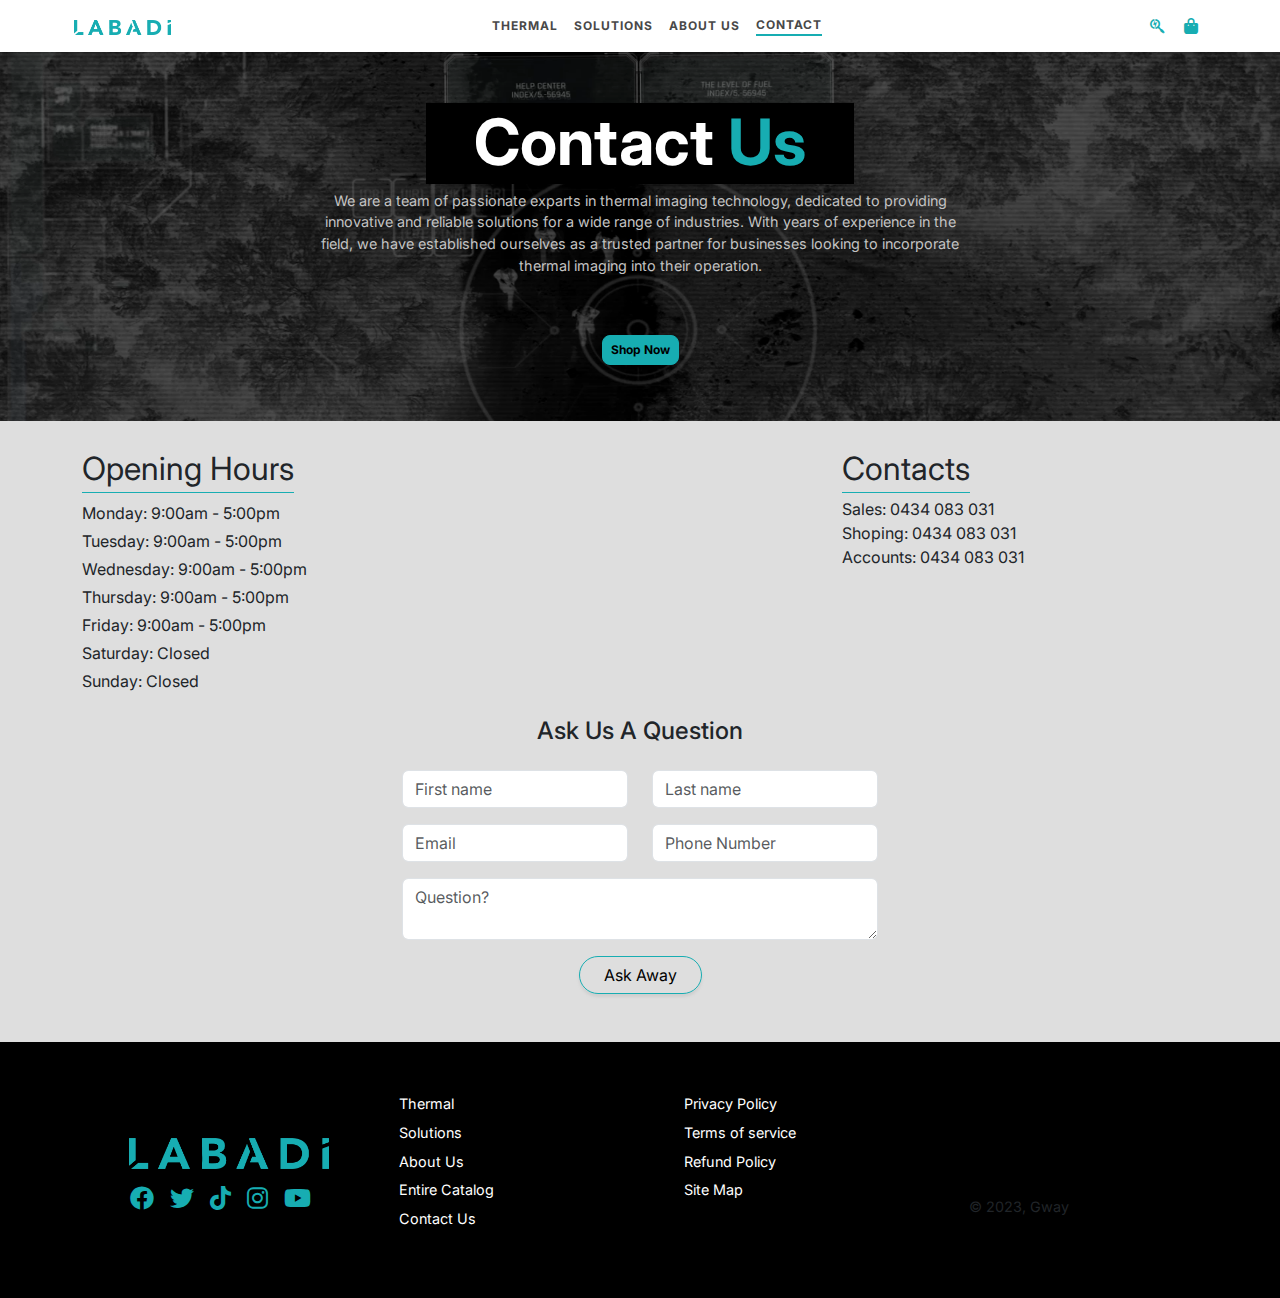
<file: pages/contact.html>
<!DOCTYPE html>
<html lang="en">
  <head>
    <meta charset="UTF-8" />
    <meta http-equiv="X-UA-Compatible" content="IE=edge" />
    <meta name="viewport" content="width=device-width, initial-scale=1.0" />
    <title>LABADI-CONTACT</title>
    <!--CSS-->
    <link rel="stylesheet" href="../assets/css/bootstrap.min.css" />
    <link rel="stylesheet" href="../assets/fontawesome/css/all.css" />
    <link rel="stylesheet" href="../assets/css/style.css" />
    <link rel="stylesheet" href="../assets/css/aos.css">
    <link rel="stylesheet" href="https://cdnjs.cloudflare.com/ajax/libs/OwlCarousel2/2.3.4/assets/owl.carousel.min.css" integrity="sha512-tS3S5qG0BlhnQROyJXvNjeEM4UpMXHrQfTGmbQ1gKmelCxlSEBUaxhRBj/EFTzpbP4RVSrpEikbmdJobCvhE3g==" crossorigin="anonymous" referrerpolicy="no-referrer" />
    <link rel="stylesheet" href="https://cdnjs.cloudflare.com/ajax/libs/OwlCarousel2/2.3.4/assets/owl.theme.default.min.css" integrity="sha512-sMXtMNL1zRzolHYKEujM2AqCLUR9F2C4/05cdbxjjLSRvMQIciEPCQZo++nk7go3BtSuK9kfa/s+a4f4i5pLkw==" crossorigin="anonymous" referrerpolicy="no-referrer" />
    <!--//CSS-->
  </head>
  <body>
    <!--HEADER-->
    <header>
      <div class="container-fluid">
        <div class="navbar-logo">
          <a href="../index.html"><img src="../images/logo.png" alt="LABADI" /></a>
        </div>

        <div class="navbar-items d-none d-lg-flex column-gap-3">
          <div class="item">
            <a href="../pages/thermal.html">THERMAL</a>
          </div>

          <div class="item">
            <a href="../pages/solutions.html">SOLUTIONS</a>
          </div>

          <div class="item">
            <a href="">ABOUT US</a>
          </div>

          <div class="item active-nav">
            <a href="../pages/contact.html">CONTACT</a>
          </div>
        </div>
        <div class="row">
            <div class="">
                <a href="" class="text-brand"><i class="fa-brands fa-searchengin p-2"></i></a>
                <a href="" class="text-brand"><i class="fa-solid fa-bag-shopping p-2"></i></a>
            </div>
        </div>
        <!-- Button trigger modal -->
        <div class="mobile-toggler d-lg-none">
          <a href="#" data-bs-toggle="modal" data-bs-target="#navbarModal">
            <i class="fa-solid fa-bars"></i>
          </a>
        </div>
        <!-- //Button trigger modal -->
        <!-- Modal -->
        <div
          class="modal fade"
          id="navbarModal"
          tabindex="-1"
          aria-labelledby="exampleModalLabel"
          aria-hidden="true"
        >
          <div class="modal-dialog">
            <div class="modal-content">
              <div class="modal-header navbar-logo">
                <img src="../images/logo.png" alt="Logo" />
                <button
                  type="button"
                  class="btn-close"
                  data-bs-dismiss="modal"
                  aria-label="Close"
                >
                  <i class="fa-solid fa-xmark"></i>
                </button>
              </div>

              <div class="modal-body">
                <div class="modal-line">
                  <a href="../pages/thermal.html">THERMAL</a>
                </div>
  
                <div class="modal-line">
                  <a href="../pages/solutions.html">SOLUTIONS</a>
                </div>
  
                <div class="modal-line">
                  <a href="">ABOUT US</a>
                </div>
  
                <div class="modal-line">
                <a href="../pages/contact.html">CONTACT</a>
                </div>
              </div>
  
              <div class="mobile-modal-footer">
                <a href="#"
              ><i class="fa-brands fa-facebook text-brand
              "></i
            ></a>
            <a href="#"
              ><i class="fa-brands fa-twitter text-brand"></i
            ></a>
            <a href="#"
              ><i class="fa-brands fa-tiktok text-brand"></i
            ></a>
            <a href="#"
              ><i class="fa-brands fa-instagram text-brand"></i
            ></a>
            <a href="#"
              ><i class="fa-brands fa-youtube text-brand"></i
            ></a>
              </div>
            </div>
          </div>
        </div>
      </div>
      <!-- //Modal -->
    </header>
    <!--//HEADER-->
    <!--SECTION-1-->
    <section class="main-bg p-5">
      <div class="text-center text-white pb-2">
        <div class="p-1">
          <h2 class="bg-base d-inline display-3 fw-bold pb-1 px-5" data-aos="fade-up">
            Contact <span class="text-brand">Us</span>
          </h2>
        </div>
        <p class="mt-5 fs-7 wp-size position-relative start-50 translate-middle" data-aos="fade-up" data-aos-delay="600">
          We are a team of passionate exparts in thermal imaging technology,
          dedicated to providing innovative and reliable solutions for a wide
          range of industries. With years of experience in the field, we have
          established ourselves as a trusted partner for businesses looking to
          incorporate thermal imaging into their operation.
        </p>
        <a
          href="../pages/thermal.html"
          type="button"
          class="text-black badge bg-brand p-2 fst-normal rounded-3 btn btn-outline-primary"
          data-aos="">Shop Now</a
        >
      </div>
    </section>
    <!--//SECTION-1-->
    <!--SECTION-2-->
    <div class="container">
      <div class="row py-4">
        <div class="col-lg-8 d-grid gap-1">
          <div class="pb-1">
          <p class="fs-2 d-inline border-color-brand pb-1">Opening Hours</p>
        </div>
          <span>Monday: 9:00am - 5:00pm</span>
          <span>Tuesday: 9:00am - 5:00pm</span>
          <span>Wednesday: 9:00am - 5:00pm</span>
          <span>Thursday: 9:00am - 5:00pm</span>
          <span>Friday: 9:00am - 5:00pm</span>
          <span>Saturday: Closed</span>
          <span>Sunday: Closed</span>
        </div>
        
        <div class="col-lg-4">
          <div class="pb-1">
          <p class="fs-2 d-inline border-color-brand pb-1">Contacts</p>
        </div>
        <div class="d-grid">
          <span>Sales: 0434 083 031</span>
          <span>Shoping: 0434 083 031</span>
          <span>Accounts: 0434 083 031</span>
        </div>
        </div>
      </div>
    </div>
    <!--//SECTION-2-->
    <!--SECTION-3-->
    <div class="container d-grid row-gap-3 pb-5 img-fluid" style="width: 500px;">
      <h4 class="text-center">Ask Us A Question</h4>
      <div class="row">
        <div class="col">
          <input type="text" class="form-control" placeholder="First name" aria-label="First name">
        </div>
        <div class="col">
          <input type="text" class="form-control" placeholder="Last name" aria-label="Last name">
        </div>
        </div>
        <div class="row">
          <div class="col">
            <input type="email" class="form-control" placeholder="Email" aria-label="Email">
          </div>
          <div class="col">
            <input type="text" class="form-control" placeholder="Phone Number" aria-label="Phone">
        </div>
      </div>
        <textarea class="form-control" placeholder="Question?"></textarea>
      <div class="text-center">
      <a href="" class="text-black btn btn-outline-primary rounded-pill shadow-1 px-4">Ask Away</a>
    </div>
    </div>
    <!--//SECTION-3-->
<!--FOOTER-->
<footer class="footer bg-black text-white py-5">
  <div class="container">
    <div class="row">
      <div class="col-lg-3">
        <ul class="align-self-center lh-lg text-center">
          <img src="../images/logo_2.png" width="200" class="pt-5" alt="">
    <div class="d-flex column-gap-3 p-3">
      <a target="_blank" href="#" class="text-brand"
        ><i class="fa-brands fa-facebook fs-4"></i
      ></a>
      <a target="_blank" href="#" class="text-brand"
        ><i class="fa-brands fa-twitter fs-4"></i
      ></a>
      <a target="_blank" href="#" class="text-brand"
        ><i class="fa-brands fa-tiktok fs-4"></i
      ></a>
      <a target="_blank" href="#" class="text-brand"
        ><i class="fa-brands fa-instagram fs-4"></i
      ></a>
      <a target="_blank" href="#" class="text-brand"
        ><i class="fa-brands fa-youtube fs-4"></i
      ></a>
    </div>
        </ul>
      </div>
      <div class="col-6 col-lg-3">
        <ul class="align-self-center lh-lg fs-7">
          <div class="">
            <a href="#" class="text-white">Thermal</a>
          </div>
          <div class="">
            <a href="#" class="text-white">Solutions</a>
          </div>
          <div class="">
            <a href="#" class="text-white">About Us</a>
          </div>
          <div class="">
            <a href="#" class="text-white">Entire Catalog</a>
          </div>
          <div class="">
            <a href="#" class="text-white">Contact Us</a>
          </div>
        </ul>
      </div>
      <div class="col-6 col-lg-3">
        <ul class="align-self-center lh-lg fs-7">
          <div class="">
            <a href="#" class="text-white">Privacy Policy</a>
          </div>
          <div class="">
            <a href="#" class="text-white">Terms of service</a>
          </div>
          <div class="">
            <a href="#" class="text-white">Refund Policy</a>
          </div>
          <div class="">
            <a href="#" class="text-white">Site Map</a>
          </div>
        </ul>
      </div>
      <div class="col-lg-3 d-flex align-items-end">
        <ul class="">
          <p class="text-dark fs-7 text-center">&#169 2023, Gway</p>
        </ul>
      </div>
    </div>
  </div>
</footer>
<!--//FOOTER-->
    <script src="../assets/js/bootstrap.bundle.min.js"></script>
    <script src="../assets/js/aos.js"></script>
    <script src="https://cdnjs.cloudflare.com/ajax/libs/jquery/3.7.0/jquery.min.js" integrity="sha512-3gJwYpMe3QewGELv8k/BX9vcqhryRdzRMxVfq6ngyWXwo03GFEzjsUm8Q7RZcHPHksttq7/GFoxjCVUjkjvPdw==" crossorigin="anonymous" referrerpolicy="no-referrer"></script>
    <script src="https://cdnjs.cloudflare.com/ajax/libs/OwlCarousel2/2.3.4/owl.carousel.min.js" integrity="sha512-bPs7Ae6pVvhOSiIcyUClR7/q2OAsRiovw4vAkX+zJbw3ShAeeqezq50RIIcIURq7Oa20rW2n2q+fyXBNcU9lrw==" crossorigin="anonymous" referrerpolicy="no-referrer"></script>
    
    <script>
      $('.owl-carousel').owlCarousel({
    loop:true,
    margin:10,
    nav:true,
    responsive:{
        0:{
            items:1
        },
        600:{
            items:3
        },
        1000:{
            items:3
        }
    }
})
    </script>
    <script>
      AOS.init();
    </script>
  </body>
</html>
</file>
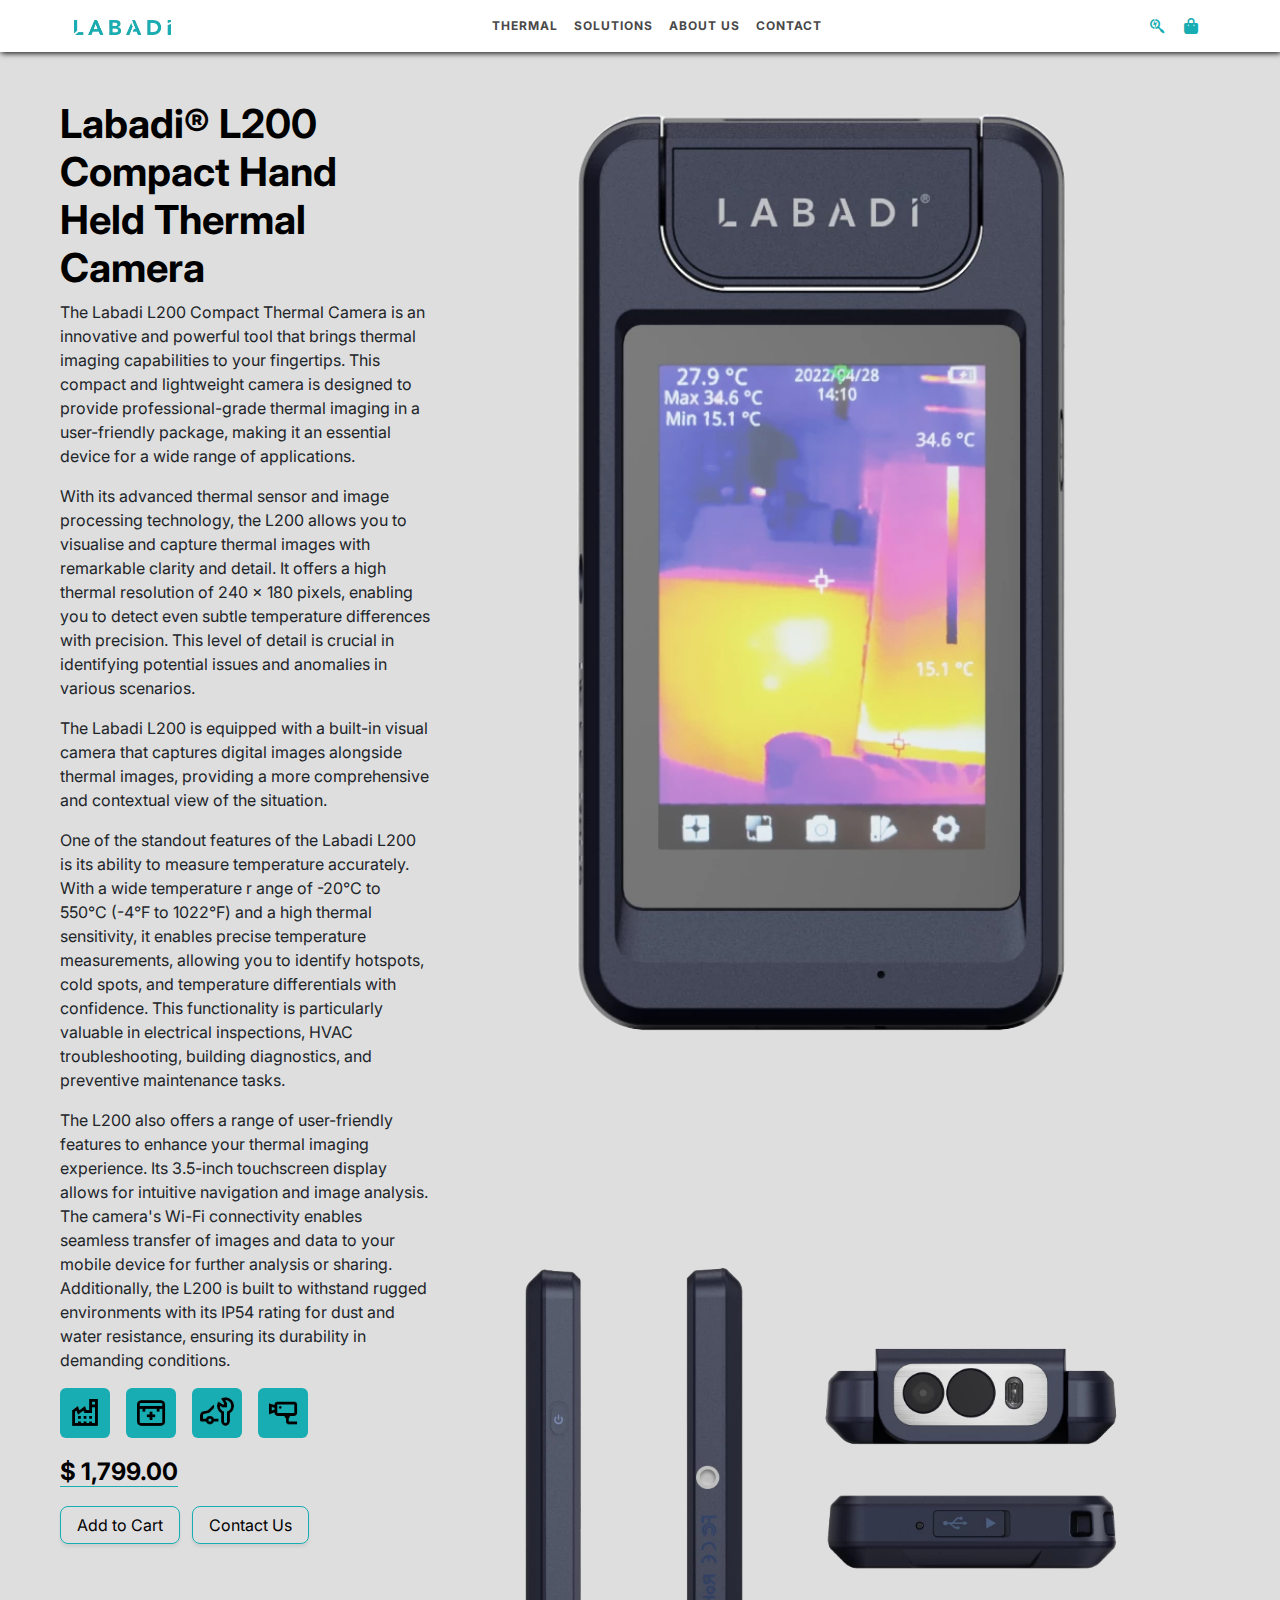
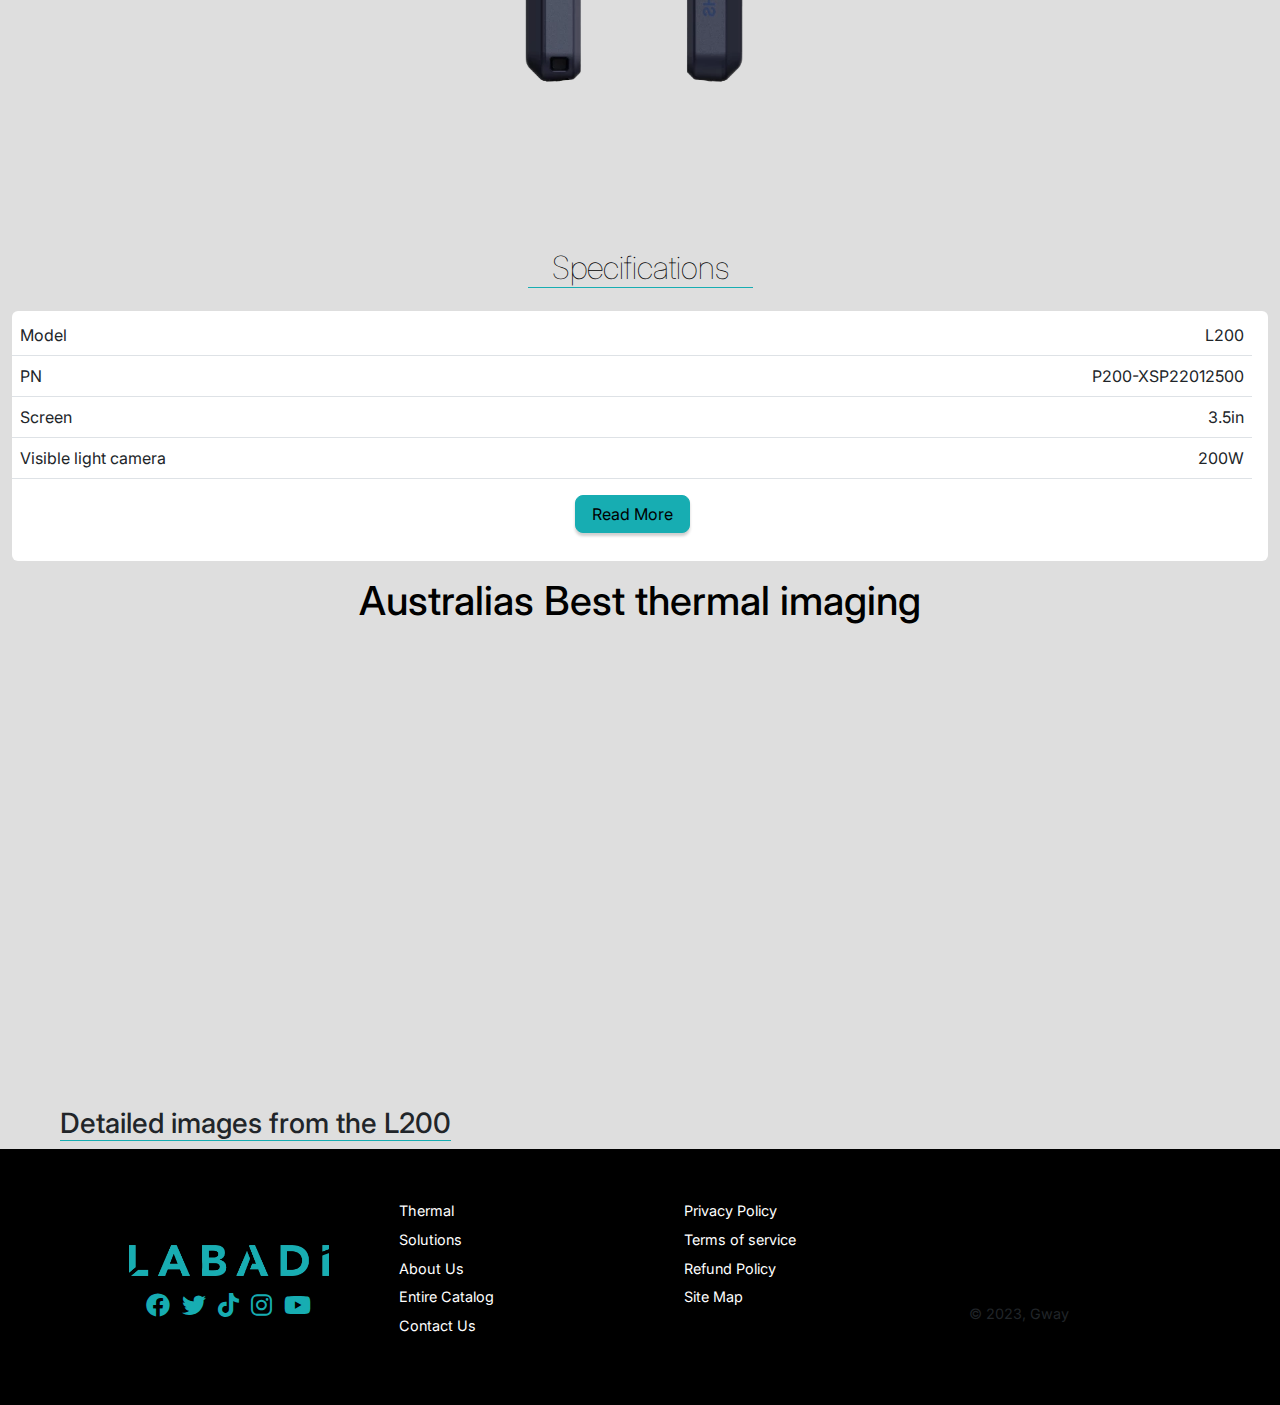
<file: pages/labadi-L200.html>
<!DOCTYPE html>
<html lang="en">
  <head>
    <meta charset="UTF-8" />
    <meta http-equiv="X-UA-Compatible" content="IE=edge" />
    <meta name="viewport" content="width=device-width, initial-scale=1.0" />
    <title>LABADI-PRODUCT</title>
    <!--CSS-->
    <link rel="stylesheet" href="../assets/css/bootstrap.min.css" />
    <link rel="stylesheet" href="../assets/fontawesome/css/all.css" />
    <link rel="stylesheet" href="../assets/css/style.css" />
    <link rel="stylesheet" href="../assets/css/aos.css">
    <link rel="stylesheet" href="https://cdnjs.cloudflare.com/ajax/libs/OwlCarousel2/2.3.4/assets/owl.carousel.min.css" integrity="sha512-tS3S5qG0BlhnQROyJXvNjeEM4UpMXHrQfTGmbQ1gKmelCxlSEBUaxhRBj/EFTzpbP4RVSrpEikbmdJobCvhE3g==" crossorigin="anonymous" referrerpolicy="no-referrer" />
    <link rel="stylesheet" href="https://cdnjs.cloudflare.com/ajax/libs/OwlCarousel2/2.3.4/assets/owl.theme.default.min.css" integrity="sha512-sMXtMNL1zRzolHYKEujM2AqCLUR9F2C4/05cdbxjjLSRvMQIciEPCQZo++nk7go3BtSuK9kfa/s+a4f4i5pLkw==" crossorigin="anonymous" referrerpolicy="no-referrer" />
    <!--//CSS-->
  </head>
  <body>
    <!--HEADER-->
    <header>
      <div class="container-fluid">
        <div class="navbar-logo">
          <a href="../index.html"><img src="../images/logo.webp" alt="LABADI" /></a>
        </div>

        <div class="navbar-items d-none d-lg-flex column-gap-3">
          <div class="item">
            <a href="../pages/thermal.html">THERMAL</a>
          </div>

          <div class="item">
            <a href="../pages/solutions.html">SOLUTIONS</a>
          </div>

          <div class="item">
            <a href="">ABOUT US</a>
          </div>

          <div class="item">
            <a href="../pages/contact.html">CONTACT</a>
          </div>
        </div>
        <div class="row">
            <div class="">
                <a href="" class="text-brand"><i class="fa-brands fa-searchengin p-2"></i></a>
                <a href="" class="text-brand"><i class="fa-solid fa-bag-shopping p-2"></i></a>
            </div>
        </div>
        <!-- Button trigger modal -->
        <div class="mobile-toggler d-lg-none">
          <a href="#" data-bs-toggle="modal" data-bs-target="#navbarModal">
            <i class="fa-solid fa-bars text-brand"></i>
          </a>
        </div>
        <!-- //Button trigger modal -->
        <!-- Modal -->
        <div
          class="modal fade"
          id="navbarModal"
          tabindex="-1"
          aria-labelledby="exampleModalLabel"
          aria-hidden="true"
        >
          <div class="modal-dialog">
            <div class="modal-content">
              <div class="modal-header navbar-logo">
                <img src="../images/logo.webp" alt="Logo" />
                <button
                  type="button"
                  class="btn-close"
                  data-bs-dismiss="modal"
                  aria-label="Close"
                >
                  <i class="fa-solid fa-xmark"></i>
                </button>
              </div>

              <div class="modal-body">
                <div class="modal-line">
                  <a href="../pages/thermal.html">THERMAL</a>
                </div>
  
                <div class="modal-line">
                  <a href="../pages/solutions.html">SOLUTIONS</a>
                </div>
  
                <div class="modal-line">
                  <a href="">ABOUT US</a>
                </div>
  
                <div class="modal-line">
                <a href="../pages/contact.html">CONTACT</a>
                </div>
              </div>
  
              <div class="mobile-modal-footer">
                <a href="#"
              ><i class="fa-brands fa-facebook text-brand
              "></i
            ></a>
            <a href="#"
              ><i class="fa-brands fa-twitter text-brand"></i
            ></a>
            <a href="#"
              ><i class="fa-brands fa-tiktok text-brand"></i
            ></a>
            <a href="#"
              ><i class="fa-brands fa-instagram text-brand"></i
            ></a>
            <a href="#"
              ><i class="fa-brands fa-youtube text-brand"></i
            ></a>
              </div>
            </div>
          </div>
        </div>
      </div>
      <!-- //Modal -->
    </header>
    <!--//HEADER-->
    <!--SECTION-1-->
    <div class="container-fluid">
        <div class="row p-lg-5 px-3 pt-5 d-flex flex-row-reverse">
            <div class="col-lg-8">
                <div class="d-flex flex-row align-items-center">
                   
                <div class="mx-5">
                    <img src="../images/product_21.webp" style="width: 650px;" class="img-fluid mx-2" alt="">
                </div>
                </div>
                <div class="d-flex flex-row align-items-center">
                    <div class="">
                    <img src="../images/product_22.webp" style="width: 350px;" class="img-fluid" alt="">
                </div>
                <div class="">
                    <img src="../images/product_23.webp" style="width: 350px;" class="img-fluid" alt="">
                </div>
                </div>
            </div>
            <div class="col-lg-4">
                <h2 class="display-6 fw-bold text-black">Labadi® L200 Compact Hand Held Thermal Camera</h2>
                <p>The Labadi L200 Compact Thermal Camera is an innovative and powerful tool that brings thermal imaging capabilities to your fingertips. This compact and lightweight camera is designed to provide professional-grade thermal imaging in a user-friendly package, making it an essential device for a wide range of applications.
                </p>
                    <p>
                      With its advanced thermal sensor and image processing technology, the L200 allows you to visualise and capture thermal images with remarkable clarity and detail. It offers a high thermal resolution of 240 x 180 pixels, enabling you to detect even subtle temperature differences with precision. This level of detail is crucial in identifying potential issues and anomalies in various scenarios.
                      
                    </p>
            <p>
              The Labadi L200 is equipped with a built-in visual camera that captures digital images alongside thermal images, providing a more comprehensive and contextual view of the situation.
            </p>
                <p>
                  One of the standout features of the Labadi L200 is its ability to measure temperature accurately. With a wide temperature r ange of -20°C to 550°C (-4°F to 1022°F) and a high thermal sensitivity, it enables precise temperature measurements, allowing you to identify hotspots, cold spots, and temperature differentials with confidence. This functionality is particularly valuable in electrical inspections, HVAC troubleshooting, building diagnostics, and preventive maintenance tasks.
                </p>
                    <p>
                      The L200 also offers a range of user-friendly features to enhance your thermal imaging experience. Its 3.5-inch touchscreen display allows for intuitive navigation and image analysis. The camera's Wi-Fi connectivity enables seamless transfer of images and data to your mobile device for further analysis or sharing. Additionally, the L200  is built to withstand rugged environments with its IP54 rating for dust and water resistance, ensuring its durability in demanding conditions.</p>
            <div class="d-flex column-gap-3 pb-3">
                <a href=""><img src="../images/icon_4.webp" width="50rem" class="bg-brand rounded-2 p-2" alt=""></a>
                <a href=""><img src="../images/icon_2.webp" width="50rem" class="bg-brand rounded-2 p-2" alt=""></a>
                <a href=""><img src="../images/icon_1.webp" width="50rem" class="bg-brand rounded-2 p-2" alt=""></a>
                <a href=""><img src="../images/icon_3.webp" width="50rem" class="bg-brand rounded-2 p-2" alt=""></a>
            </div>
            <p class="fw-bold fs-4 text-black d-inline border-color-brand">&#0036 1,799.00</p>
            <div class="pt-3">
            <a
            href=""
            type="button"
            class="text-black btn btn-outline-primary rounded-3 px-1 px-3 fst-normal shadow-1">Add to Cart</a
          >
          <a
            href=""
            type="button"
            class="text-black btn btn-outline-primary rounded-3 px-1 px-3 mx-2 fst-normal shadow-1">Contact Us</a
          >
        </div>
            </div>
        </div>
    </div>
    <!--//SECTION-1-->
    <!--SECTION-2-->
    <div class="container-fluid">
      <div class="text-center py-4">
        <h4 class="text-black px-4 d-inline border-color-brand fs-2 fw-lighter">Specifications</h4>
      </div>
      <div class="bg-white py-1 pe-3 rounded-2">
        <table class="table spacing-table">
            <tr class="table-gray">
                <td>Model</td>
                <td class="text-end">L200</td>
            </tr>
            <tr class="table-gray">
                <td>PN</td>
                <td class="text-end">P200-XSP22012500</td>
            </tr>
            <tr class="table-gray">
                <td>Screen</td>
                <td class="text-end">3.5in</td>
            </tr>
            <tr class="table-gray">
                <td>Visible light camera</td>
                <td class="text-end">200W</td>
            </tr>
            <tbody class="collapse" id="collapseExample">
            <tr class="table-gray">
                <td>Pixel Size</td>
                <td class="text-end">12um</td>
            </tr>
            <tr class="table-gray">
                <td>Output Frame Rate
                  </td>
                <td class="text-end">< 20Hz</td>
            </tr>
            <tr class="table-gray">
                <td>Thermall Sensitivity</td>
                <td class="text-end">< 50mK@F/1,300K, 30Hz</td>
            </tr>
            <tr class="table-gray">
                <td>Temperature Range</td>
                <td class="text-end">-20°C - 550°C</td>
            </tr>
            <tr class="table-gray">
                <td>Accuracy</td>
                <td class="text-end">&#0177 3°C/+3%(Take The Maximum Value)</td>
            </tr>
            <tr class="table-gray">
                <td>Measurable Distance</td>
                <td class="text-end">0.5m~1.2m</td>
            </tr>
            <tr class="table-gray">
                <td>Colour Palette</td>
                <td class="text-end">6</td>
            </tr>
            <tr class="table-gray">
                <td>High/low temperature alarm</td>
                <td class="text-end">√</td>
            </tr>
            <tr class="table-gray">
                <td>SENSOR Non-Uniformity</td>
                <td class="text-end"><5%</td>
            </tr>
            <tr class="table-gray">
                <td>Size</td>
                <td class="text-end">3.5°</td>
            </tr>
            <tr class="table-gray">
                <td>Display Resolution</td>
                <td class="text-end">640*480</td>
            </tr>
            <tr class="table-gray">
                <td>Storage</td>
                <td class="text-end">External 8G MicroSD Card</td>
            </tr>
            <tr class="table-gray">
                <td>Stroage Memory</td>
                <td class="text-end">EMMC(8GB EMMC5.1 SanDisk)</td>
            </tr>
            <tr class="table-gray">
                <td>Communication Interface</td>
                <td class="text-end">USB2.0(HS) *480M</td>
            </tr>
            <tr class="table-gray">
                <td>Video Output</td>
                <td class="text-end">Can Be Chosen</td>
            </tr>
            <tr class="table-gray">
                <td>Power</td>
                <td class="text-end">5000 MAh/3.7V</td>
            </tr>
            <tr class="table-gray">
                <td>Light</td>
                <td class="text-end">High-Power White LED</td>
            </tr>
            <tr class="table-gray">
                <td>Protection Class</td>
                <td class="text-end">IP65</td>
            </tr>
            <tr class="table-gray">
                <td>Operating Temperature</td>
                <td class="text-end">-10°C~50°C</td>
            </tr>
            <tr class="table-gray">
                <td>Storage Temperature</td>
                <td class="text-end">10°C~50°C</td>
            </tr>
            <tr class="table-gray">
                <td>Drop Resistance</td>
                <td class="text-end">1.5m</td>
            </tr>
            <tr class="table-gray">
                <td>Dimension</td>
                <td class="text-end">238*95*85.5mm</td>
            </tr>
            <tr class="table-gray">
                <td>Weight(W/I Battery</td>
                <td class="text-end">540g</td>
            </tr>
          </tbody>
          </table>
          <div class="text-center pb-4">
          <a class="btn btn-outline-primary shadow-1 fst-normal text-black px-3 bg-brand rounded-3" data-bs-toggle="collapse" href="#collapseExample" role="button" aria-expanded="false" aria-controls="collapseExample">
            Read More
          </a>
        </div>
        </div>
    </div>
    <!--//SECTION-2-->
    <!--SECTION-3-->
    <div class="container-fluid p-3">
        <h2 class="text-center text-black fs-1">Australias Best thermal imaging</h2>
        <div class="container">
          <div class="position-relative video-container">
            <div class="video position-absolute top-50 start-50 translate-middle" data-aos="zoom-in" data-aos-delay="300">
              <h1 class="text-white fw-bold">Display Video</h1>
            </div>
          </div>
          </div>
    </div>
    <!--//SECTION-3-->
    <!--SECTION-4-->
    <div class="container-fluid py-2">
      <div class="px-5">
        <h4 class="d-inline border-color-brand fs-3">Detailed images from the L200</h4>
      </div>
        <div>
          <div class="owl-carousel owl-theme text-center px-5" data-aos="fade-up" data-aos-delay="200">
            <div class="item"><a href=""><img src="../images/product_21.webp" class="img-fluid" alt="" height="300px"></a></div>
            <div class="item"><a href=""><img src="../images/product_22.webp" class="img-fluid" alt="" height="300px"></a></div>
            <div class="item"><a href=""><img src="../images/product_23.webp" class="img-fluid" alt="" height="300px"></a></div>
          </div>
        </div>
    </div>
    <!--//SECTION-4-->
<!--FOOTER-->
<footer class="footer bg-black text-white py-5">
  <div class="container">
    <div class="row">
      <div class="col-lg-3">
        <ul class="row align-self-center lh-lg text-center">
          <div>
          <img src="../images/logo_2.webp" width="200" class="pt-5 img-fluid" alt="">
        </div>
        <div>
          <div class="pt-3">
            <a target="_blank" href="#" class="text-brand p-1"
              ><i class="fa-brands fa-facebook fs-4"></i
            ></a>
            <a target="_blank" href="#" class="text-brand p-1"
              ><i class="fa-brands fa-twitter fs-4"></i
            ></a>
            <a target="_blank" href="#" class="text-brand p-1"
              ><i class="fa-brands fa-tiktok fs-4"></i
            ></a>
            <a target="_blank" href="#" class="text-brand p-1"
              ><i class="fa-brands fa-instagram fs-4"></i
            ></a>
            <a target="_blank" href="#" class="text-brand p-1"
              ><i class="fa-brands fa-youtube fs-4"></i
            ></a>
          </div>
        </div>
        </ul>
      </div>
      <div class="col-6 col-lg-3">
        <ul class="align-self-center lh-lg fs-7">
          <div class="">
            <a href="#" class="text-white">Thermal</a>
          </div>
          <div class="">
            <a href="#" class="text-white">Solutions</a>
          </div>
          <div class="">
            <a href="#" class="text-white">About Us</a>
          </div>
          <div class="">
            <a href="#" class="text-white">Entire Catalog</a>
          </div>
          <div class="">
            <a href="#" class="text-white">Contact Us</a>
          </div>
        </ul>
      </div>
      <div class="col-6 col-lg-3">
        <ul class="align-self-center lh-lg fs-7">
          <div class="">
            <a href="#" class="text-white">Privacy Policy</a>
          </div>
          <div class="">
            <a href="#" class="text-white">Terms of service</a>
          </div>
          <div class="">
            <a href="#" class="text-white">Refund Policy</a>
          </div>
          <div class="">
            <a href="#" class="text-white">Site Map</a>
          </div>
        </ul>
      </div>
      <div class="col-lg-3 d-flex align-items-end">
        <ul class="">
          <p class="text-dark fs-7 text-center">&#169 2023, Gway</p>
        </ul>
      </div>
    </div>
  </div>
</footer>
<!--//FOOTER-->
    <script src="../assets/js/bootstrap.bundle.min.js"></script>
    <script src="../assets/js/aos.js"></script>
    <script src="https://cdnjs.cloudflare.com/ajax/libs/jquery/3.7.0/jquery.min.js" integrity="sha512-3gJwYpMe3QewGELv8k/BX9vcqhryRdzRMxVfq6ngyWXwo03GFEzjsUm8Q7RZcHPHksttq7/GFoxjCVUjkjvPdw==" crossorigin="anonymous" referrerpolicy="no-referrer"></script>
    <script src="https://cdnjs.cloudflare.com/ajax/libs/OwlCarousel2/2.3.4/owl.carousel.min.js" integrity="sha512-bPs7Ae6pVvhOSiIcyUClR7/q2OAsRiovw4vAkX+zJbw3ShAeeqezq50RIIcIURq7Oa20rW2n2q+fyXBNcU9lrw==" crossorigin="anonymous" referrerpolicy="no-referrer"></script>
    <script src="../assets/js/main.js"></script>
    <script>
      AOS.init();
    </script>
  </body>
</html>
</file>
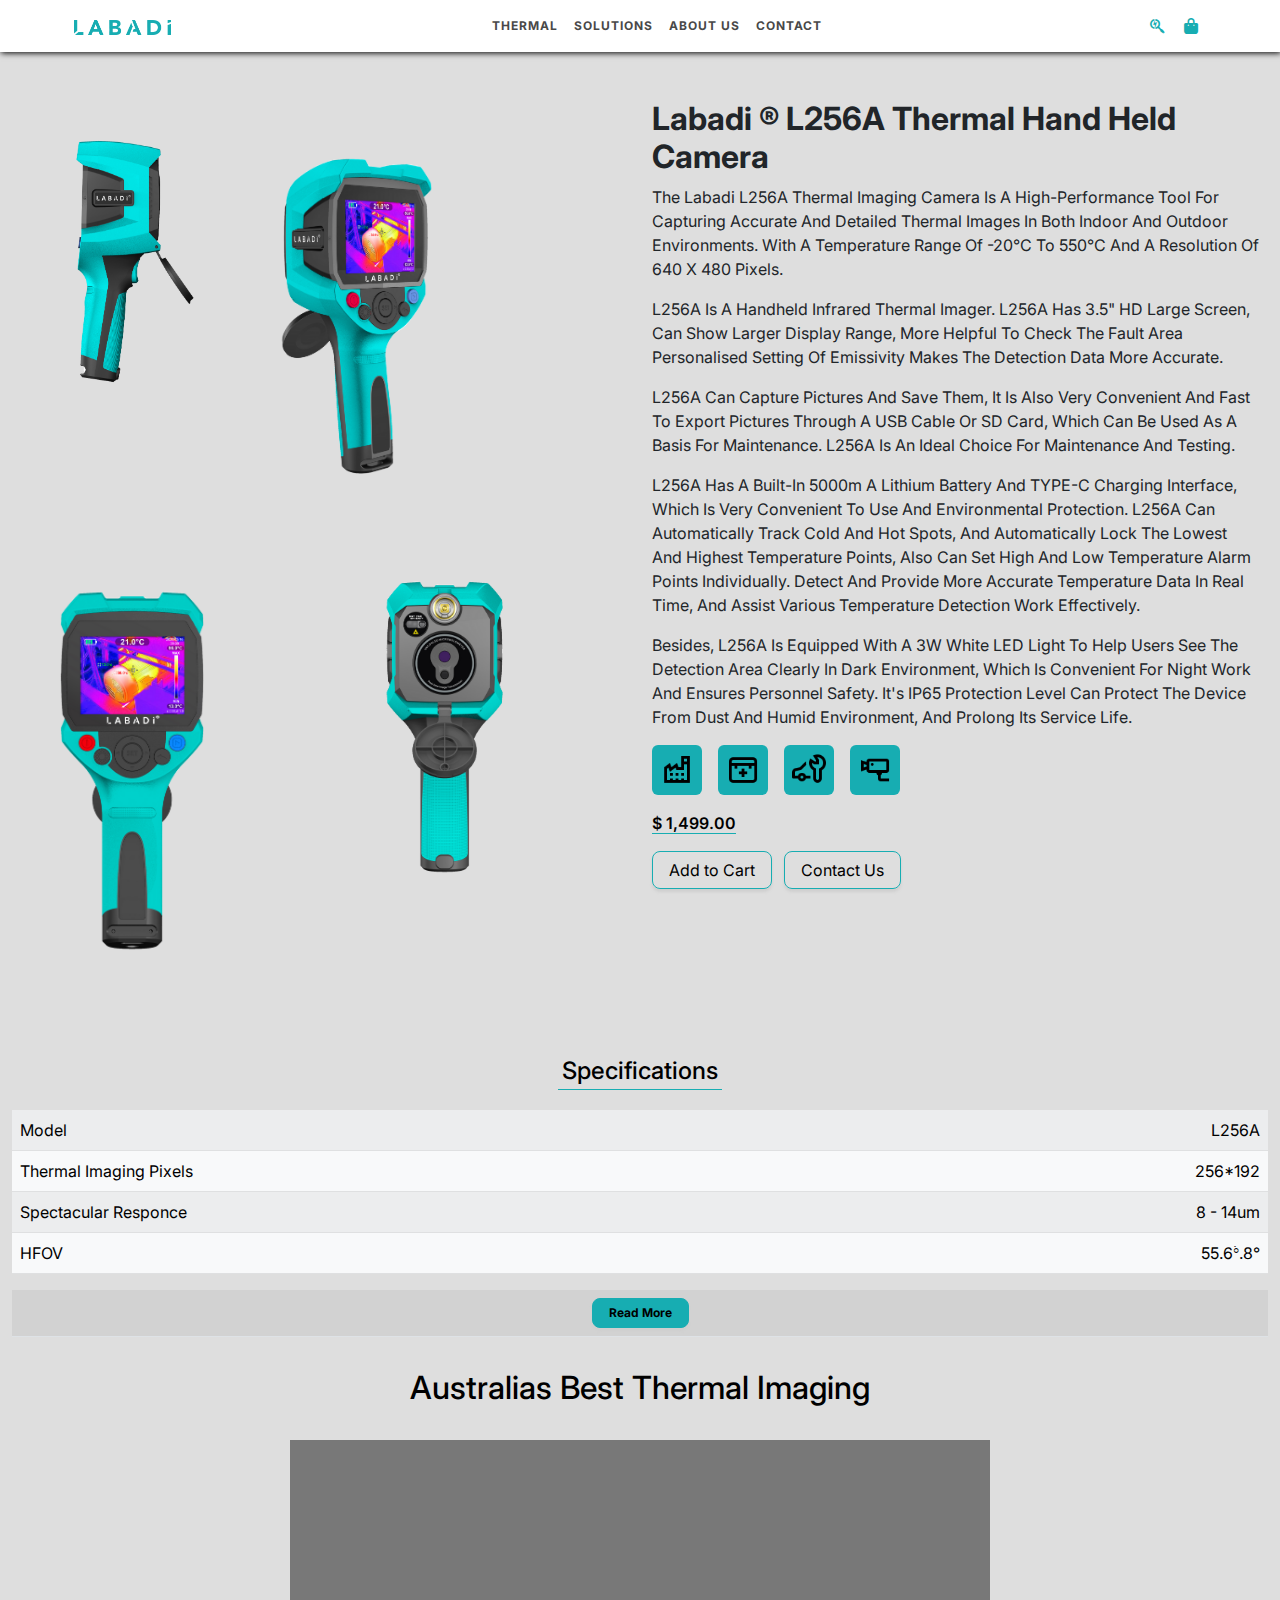
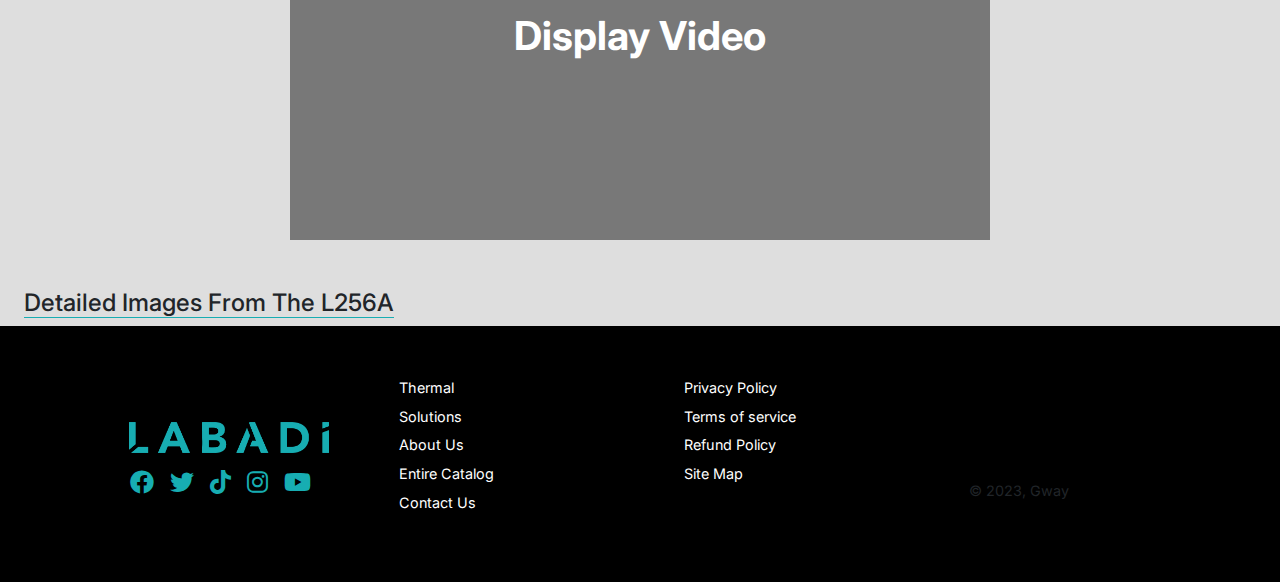
<file: pages/labadi-L256A.html>
<!DOCTYPE html>
<html lang="en">
  <head>
    <meta charset="UTF-8" />
    <meta http-equiv="X-UA-Compatible" content="IE=edge" />
    <meta name="viewport" content="width=device-width, initial-scale=1.0" />
    <title>LABADI-PRODUCT</title>
    <!--CSS-->
    <link rel="stylesheet" href="../assets/css/bootstrap.min.css" />
    <link rel="stylesheet" href="../assets/fontawesome/css/all.css" />
    <link rel="stylesheet" href="../assets/css/style.css" />
    <link rel="stylesheet" href="../assets/css/aos.css">
    <link rel="stylesheet" href="https://cdnjs.cloudflare.com/ajax/libs/OwlCarousel2/2.3.4/assets/owl.carousel.min.css" integrity="sha512-tS3S5qG0BlhnQROyJXvNjeEM4UpMXHrQfTGmbQ1gKmelCxlSEBUaxhRBj/EFTzpbP4RVSrpEikbmdJobCvhE3g==" crossorigin="anonymous" referrerpolicy="no-referrer" />
    <link rel="stylesheet" href="https://cdnjs.cloudflare.com/ajax/libs/OwlCarousel2/2.3.4/assets/owl.theme.default.min.css" integrity="sha512-sMXtMNL1zRzolHYKEujM2AqCLUR9F2C4/05cdbxjjLSRvMQIciEPCQZo++nk7go3BtSuK9kfa/s+a4f4i5pLkw==" crossorigin="anonymous" referrerpolicy="no-referrer" />
    <!--//CSS-->
  </head>
  <body>
    <!--HEADER-->
    <header>
      <div class="container-fluid">
        <div class="navbar-logo">
          <a href="../index.html"><img src="../images/logo.png" alt="LABADI" /></a>
        </div>

        <div class="navbar-items d-none d-lg-flex column-gap-3">
          <div class="item">
            <a href="../pages/thermal.html">THERMAL</a>
          </div>

          <div class="item">
            <a href="../pages/solutions.html">SOLUTIONS</a>
          </div>

          <div class="item">
            <a href="">ABOUT US</a>
          </div>

          <div class="item">
            <a href="../pages/contact.html">CONTACT</a>
          </div>
        </div>
        <div class="row">
            <div class="">
                <a href="" class="text-brand"><i class="fa-brands fa-searchengin p-2"></i></a>
                <a href="" class="text-brand"><i class="fa-solid fa-bag-shopping p-2"></i></a>
            </div>
        </div>
        <!-- Button trigger modal -->
        <div class="mobile-toggler d-lg-none">
          <a href="#" data-bs-toggle="modal" data-bs-target="#navbarModal">
            <i class="fa-solid fa-bars"></i>
          </a>
        </div>
        <!-- //Button trigger modal -->
        <!-- Modal -->
        <div
          class="modal fade"
          id="navbarModal"
          tabindex="-1"
          aria-labelledby="exampleModalLabel"
          aria-hidden="true"
        >
          <div class="modal-dialog">
            <div class="modal-content">
              <div class="modal-header navbar-logo">
                <img src="../images/logo.png" alt="Logo" />
                <button
                  type="button"
                  class="btn-close"
                  data-bs-dismiss="modal"
                  aria-label="Close"
                >
                  <i class="fa-solid fa-xmark"></i>
                </button>
              </div>

              <div class="modal-body">
                <div class="modal-line">
                  <a href="../pages/thermal.html">THERMAL</a>
                </div>
  
                <div class="modal-line">
                  <a href="../pages/solutions.html">SOLUTIONS</a>
                </div>
  
                <div class="modal-line">
                  <a href="">ABOUT US</a>
                </div>
  
                <div class="modal-line">
                <a href="../pages/contact.html">CONTACT</a>
                </div>
              </div>
  
              <div class="mobile-modal-footer">
                <a href="#"
              ><i class="fa-brands fa-facebook text-brand
              "></i
            ></a>
            <a href="#"
              ><i class="fa-brands fa-twitter text-brand"></i
            ></a>
            <a href="#"
              ><i class="fa-brands fa-tiktok text-brand"></i
            ></a>
            <a href="#"
              ><i class="fa-brands fa-instagram text-brand"></i
            ></a>
            <a href="#"
              ><i class="fa-brands fa-youtube text-brand"></i
            ></a>
              </div>
            </div>
          </div>
        </div>
      </div>
      <!-- //Modal -->
    </header>
    <!--//HEADER-->
    <!--SECTION-1-->
    <div class="container-fluid">
        <div class="row p-2 py-5">
            <div class="col-lg-6">
                <div class="row ">
                    <div class="col-4">
                    <img src="../images/product_13.png" style="width: 200px;" alt="">
                </div>
                <div class="col-8">
                    <img src="../images/product_10.png" style="width: 250px;" alt="">
                </div>
                </div>
                <div class="row">
                    <div class="col-6">
                    <img src="../images/product_16.png" style="width: 250px;" alt="">
                </div>
                <div class="col-6">
                    <img src="../images/product_12.png" style="width: 230px;" alt="">
                </div>
                </div>
            </div>
            <div class="col-lg-6">
                <h2 class="fw-bold">Labadi &#174 L256A Thermal Hand Held Camera</h2>
                <p>The Labadi L256A Thermal Imaging Camera Is A
                    High-Performance Tool For Capturing Accurate And
                    Detailed Thermal Images In Both Indoor And Outdoor
                    Environments. With A Temperature Range Of -20°C
                    To 550°C And A Resolution Of 640 X 480 Pixels.
                </p>
                    <p>
                    L256A Is A Handheld Infrared Thermal Imager.
                    L256A Has 3.5" HD Large Screen, Can Show Larger
                    Display Range, More Helpful To Check The Fault Area
                    Personalised Setting Of Emissivity Makes The
                    Detection Data More Accurate.
                    </p>
                <p>
                    L256A Can Capture Pictures And Save Them, It Is
                    Also Very Convenient And Fast To Export Pictures
                    Through A USB Cable Or SD Card, Which Can Be
                    Used As A Basis For Maintenance.
                    L256A Is An Ideal Choice For Maintenance And
                    Testing.
                </p>
                <p>
                    L256A Has A Built-In 5000m A Lithium Battery And
                    TYPE-C Charging Interface, Which Is Very
                    Convenient To Use And Environmental Protection.
                    L256A Can Automatically Track Cold And Hot Spots,
                    And Automatically Lock The Lowest And Highest
                    Temperature Points, Also Can Set High And Low
                    Temperature Alarm Points Individually. Detect And
                    Provide More Accurate Temperature Data In Real
                    Time, And Assist Various Temperature Detection
                    Work Effectively.
                </p>
                    <p>
                    Besides, L256A Is Equipped With A 3W White LED
                    Light To Help Users See The Detection Area Clearly
                    In Dark Environment, Which Is Convenient For Night
                    Work And Ensures Personnel Safety.
                    It's IP65 Protection Level Can Protect The Device
                    From Dust And Humid Environment, And Prolong Its
                    Service Life.</p>
            <div class="d-flex column-gap-3 pb-3">
                <a href=""><img src="../images/icon_4.png" width="50rem" class="bg-brand rounded-2 p-2" alt=""></a>
                <a href=""><img src="../images/icon_2.png" width="50rem" class="bg-brand rounded-2 p-2" alt=""></a>
                <a href=""><img src="../images/icon_1.png" width="50rem" class="bg-brand rounded-2 p-2" alt=""></a>
                <a href=""><img src="../images/icon_3.png" width="50rem" class="bg-brand rounded-2 p-2" alt=""></a>
            </div>
            <p class="fw-semibold text-black d-inline border-color-brand">&#0036 1,499.00</p>
            <div class="pt-3">
            <a
            href=""
            type="button"
            class="text-black btn btn-outline-primary rounded-3 px-1 px-3 fst-normal shadow-1">Add to Cart</a
          >
          <a
            href=""
            type="button"
            class="text-black btn btn-outline-primary rounded-3 px-1 px-3 mx-2 fst-normal shadow-1">Contact Us</a
          >
        </div>
            </div>
        </div>
    </div>
    <!--//SECTION-1-->
    <!--SECTION-2-->
    <div class="container-fluid">
      <div class="text-center pb-4">
        <h4 class="text-black p-1 d-inline border-color-brand">Specifications</h4>
      </div>
        <table class="table table-striped">
            <tr class="table-light">
                <td>Model</td>
                <td class="text-end">L256A</td>
            </tr>
            <tr class="table-light">
                <td>Thermal Imaging Pixels</td>
                <td class="text-end">256*192</td>
            </tr>
            <tr class="table-light">
                <td>Spectacular Responce</td>
                <td class="text-end">8 - 14um</td>
            </tr>
            <tr class="table-light">
                <td>HFOV</td>
                <td class="text-end">55.6°&#01772.8°</td>
            </tr>
            <tbody class="collapse" id="collapseExample">
            <tr class="table-light">
                <td>Pixel Size</td>
                <td class="text-end">12um</td>
            </tr>
            <tr class="table-light">
                <td>Output Frame Rate
                  </td>
                <td class="text-end">< 20Hz</td>
            </tr>
            <tr class="table-light">
                <td>Thermall Sensitivity</td>
                <td class="text-end">< 50mK@F/1,300K, 30Hz</td>
            </tr>
            <tr class="table-light">
                <td>Temperature Range</td>
                <td class="text-end">-20°C - 550°C</td>
            </tr>
            <tr class="table-light">
                <td>Accuracy</td>
                <td class="text-end">&#0177 3°C/+3%(Take The Maximum Value)</td>
            </tr>
            <tr class="table-light">
                <td>Measurable Distance</td>
                <td class="text-end">0.5m~1.2m</td>
            </tr>
            <tr class="table-light">
                <td>Colour Palette</td>
                <td class="text-end">6</td>
            </tr>
            <tr class="table-light">
                <td>High/Low Temperature</td>
                <td class="text-end">√</td>
            </tr>
            <tr class="table-light">
                <td>SENSOR Non-Uniformity</td>
                <td class="text-end"><5%</td>
            </tr>
            <tr class="table-light">
                <td>Size</td>
                <td class="text-end">3.5°</td>
            </tr>
            <tr class="table-light">
                <td>Display Resolution</td>
                <td class="text-end">640*480</td>
            </tr>
            <tr class="table-light">
                <td>Storage</td>
                <td class="text-end">External 8G MicroSD Card</td>
            </tr>
            <tr class="table-light">
                <td>Stroage Memory</td>
                <td class="text-end">EMMC(8GB EMMC5.1 SanDisk)</td>
            </tr>
            <tr class="table-light">
                <td>Communication Interface</td>
                <td class="text-end">USB2.0(HS) *480M</td>
            </tr>
            <tr class="table-light">
                <td>Video Output</td>
                <td class="text-end">Can Be Chosen</td>
            </tr>
            <tr class="table-light">
                <td>Power</td>
                <td class="text-end">5000 MAh/3.7V</td>
            </tr>
            <tr class="table-light">
                <td>Light</td>
                <td class="text-end">High-Power White LED</td>
            </tr>
            <tr class="table-light">
                <td>Protection Class</td>
                <td class="text-end">IP65</td>
            </tr>
            <tr class="table-light">
                <td>Operating Temperature</td>
                <td class="text-end">-10°C~50°C</td>
            </tr>
            <tr class="table-light">
                <td>Storage Temperature</td>
                <td class="text-end">10°C~50°C</td>
            </tr>
            <tr class="table-light">
                <td>Drop Resistance</td>
                <td class="text-end">1.5m</td>
            </tr>
            <tr class="table-light">
                <td>Dimension</td>
                <td class="text-end">238*95*85.5mm</td>
            </tr>
            <tr class="table-light">
                <td>Weight(W/I Battery</td>
                <td class="text-end">540g</td>
            </tr>
          </tbody>
            <table class="table table-striped text-center " id="btn">
                <tr>
                    <td>
                      <a class="btn btn-outline-primary shadow-1 fst-normal text-black badge p-2 px-3 bg-brand rounded-3" data-bs-toggle="collapse" href="#collapseExample" role="button" aria-expanded="false" aria-controls="collapseExample">
                        Read More
                      </a>
                    </td>
                </tr>
            </table>
          </table>
    </div>
    <!--//SECTION-2-->
    <!--SECTION-3-->
    <div class="container-fluid p-3">
        <h2 class="text-center text-black">Australias Best Thermal Imaging</h2>
        <div class="position-relative video-container">
          <div class="video position-absolute top-50 start-50 translate-middle">
            <h1 class="text-white fw-bold">Display Video</h1>
          </div>
        </div>
    </div>
    <!--//SECTION-3-->
    <!--SECTION-4-->
    <div class="container-fluid py-2 p-4">
        <h4 class="d-inline border-color-brand">Detailed Images From The L256A</h4>
        <div>
          <div class="owl-carousel owl-theme text-center" data-aos="fade-up" data-aos-delay="200">
            <div class="item"><a href=""><img src="../images/product_16.png" class="img-fluid" alt="" height="300px"></a></div>
            <div class="item"><a href=""><img src="../images/product_13.png" class="img-fluid" alt="" height="300px"></a></div>
            <div class="item"><a href=""><img src="../images/product_12.png" class="img-fluid" alt="" height="300px"></a></div>
          </div>
        </div>
    </div>
    <!--//SECTION-4-->
<!--FOOTER-->
<footer class="footer bg-black text-white py-5">
  <div class="container">
    <div class="row">
      <div class="col-lg-3">
        <ul class="align-self-center lh-lg text-center">
          <img src="../images/logo_2.png" width="200" class="pt-5" alt="">
    <div class="d-flex column-gap-3 p-3">
      <a target="_blank" href="#" class="text-brand"
        ><i class="fa-brands fa-facebook fs-4"></i
      ></a>
      <a target="_blank" href="#" class="text-brand"
        ><i class="fa-brands fa-twitter fs-4"></i
      ></a>
      <a target="_blank" href="#" class="text-brand"
        ><i class="fa-brands fa-tiktok fs-4"></i
      ></a>
      <a target="_blank" href="#" class="text-brand"
        ><i class="fa-brands fa-instagram fs-4"></i
      ></a>
      <a target="_blank" href="#" class="text-brand"
        ><i class="fa-brands fa-youtube fs-4"></i
      ></a>
    </div>
        </ul>
      </div>
      <div class="col-6 col-lg-3">
        <ul class="align-self-center lh-lg fs-7">
          <div class="">
            <a href="#" class="text-white">Thermal</a>
          </div>
          <div class="">
            <a href="#" class="text-white">Solutions</a>
          </div>
          <div class="">
            <a href="#" class="text-white">About Us</a>
          </div>
          <div class="">
            <a href="#" class="text-white">Entire Catalog</a>
          </div>
          <div class="">
            <a href="#" class="text-white">Contact Us</a>
          </div>
        </ul>
      </div>
      <div class="col-6 col-lg-3">
        <ul class="align-self-center lh-lg fs-7">
          <div class="">
            <a href="#" class="text-white">Privacy Policy</a>
          </div>
          <div class="">
            <a href="#" class="text-white">Terms of service</a>
          </div>
          <div class="">
            <a href="#" class="text-white">Refund Policy</a>
          </div>
          <div class="">
            <a href="#" class="text-white">Site Map</a>
          </div>
        </ul>
      </div>
      <div class="col-lg-3 d-flex align-items-end">
        <ul class="">
          <p class="text-dark fs-7 text-center">&#169 2023, Gway</p>
        </ul>
      </div>
    </div>
  </div>
</footer>
<!--//FOOTER-->
    <script src="../assets/js/bootstrap.bundle.min.js"></script>
    <script src="../assets/js/aos.js"></script>
    <script src="https://cdnjs.cloudflare.com/ajax/libs/jquery/3.7.0/jquery.min.js" integrity="sha512-3gJwYpMe3QewGELv8k/BX9vcqhryRdzRMxVfq6ngyWXwo03GFEzjsUm8Q7RZcHPHksttq7/GFoxjCVUjkjvPdw==" crossorigin="anonymous" referrerpolicy="no-referrer"></script>
    <script src="https://cdnjs.cloudflare.com/ajax/libs/OwlCarousel2/2.3.4/owl.carousel.min.js" integrity="sha512-bPs7Ae6pVvhOSiIcyUClR7/q2OAsRiovw4vAkX+zJbw3ShAeeqezq50RIIcIURq7Oa20rW2n2q+fyXBNcU9lrw==" crossorigin="anonymous" referrerpolicy="no-referrer"></script>
    <script src="../assets/js/main.js"></script>
    <script>
      AOS.init();
    </script>
  </body>
</html>
</file>
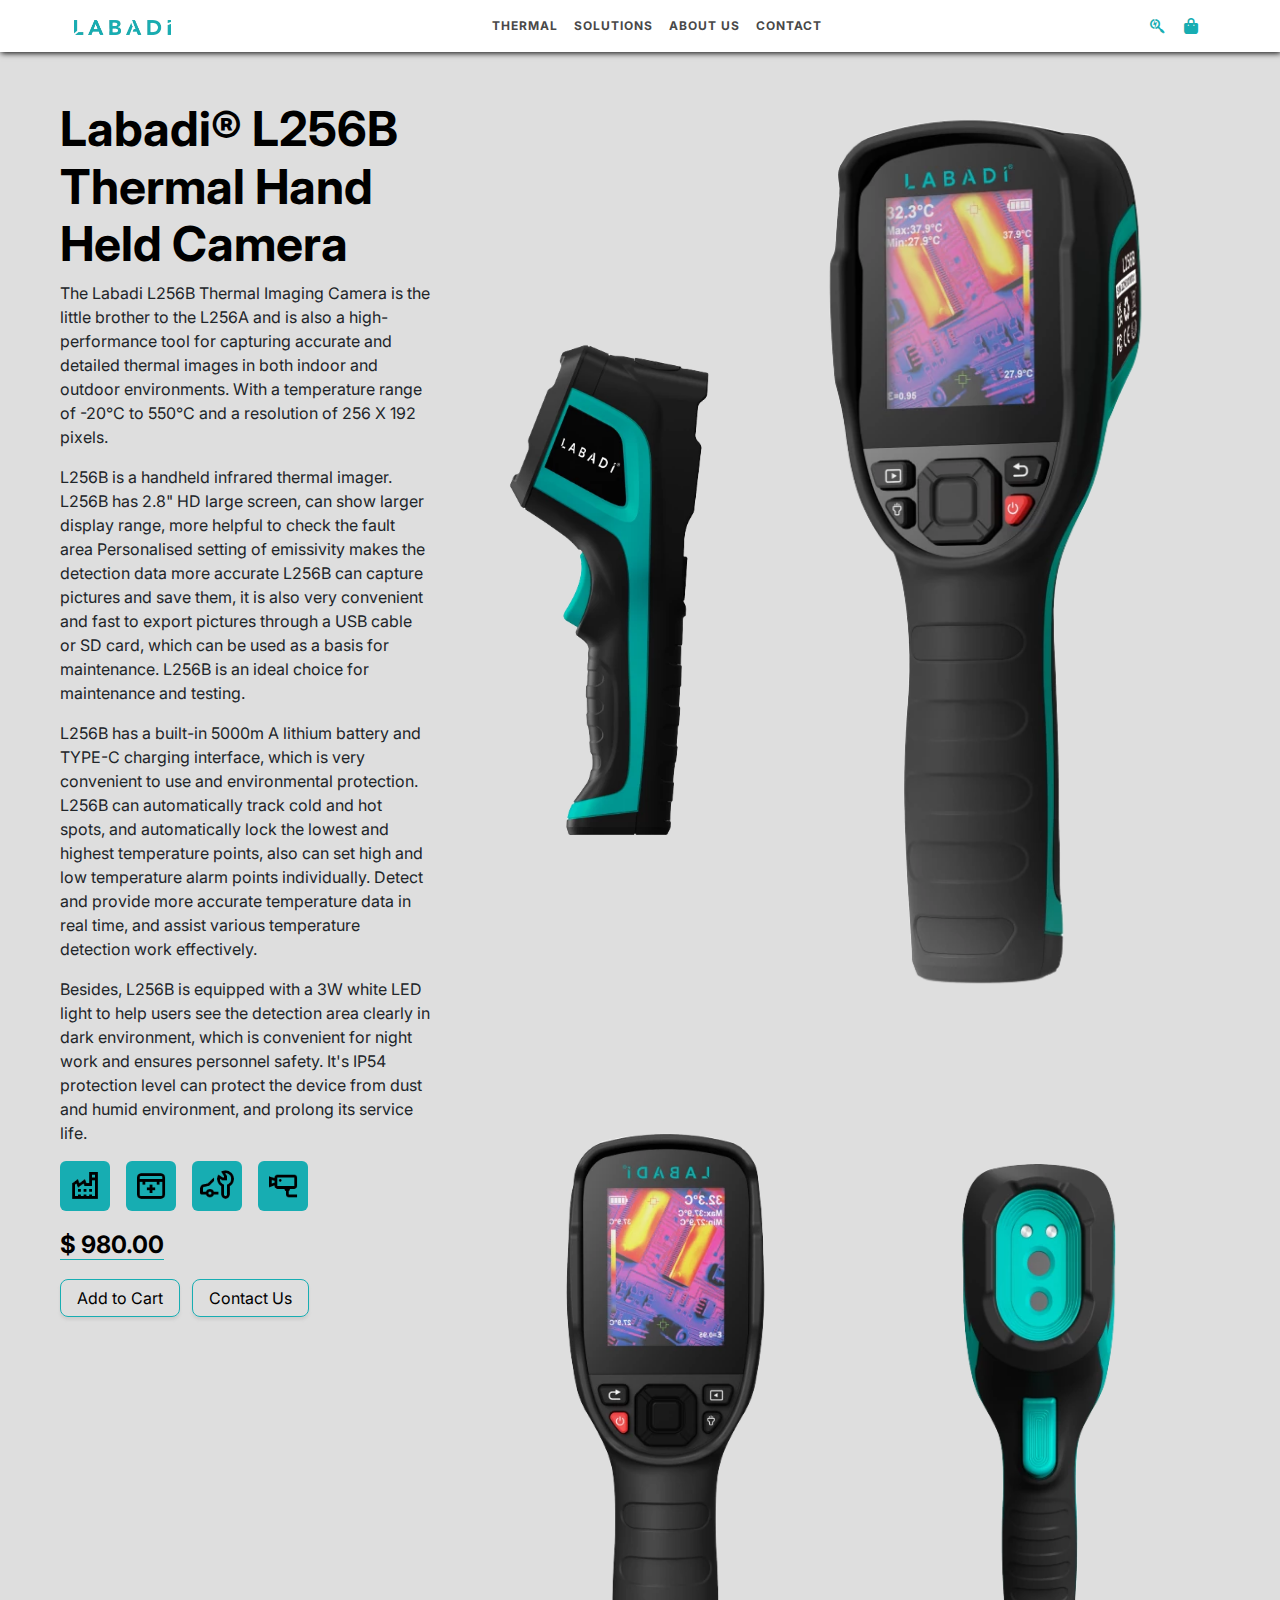
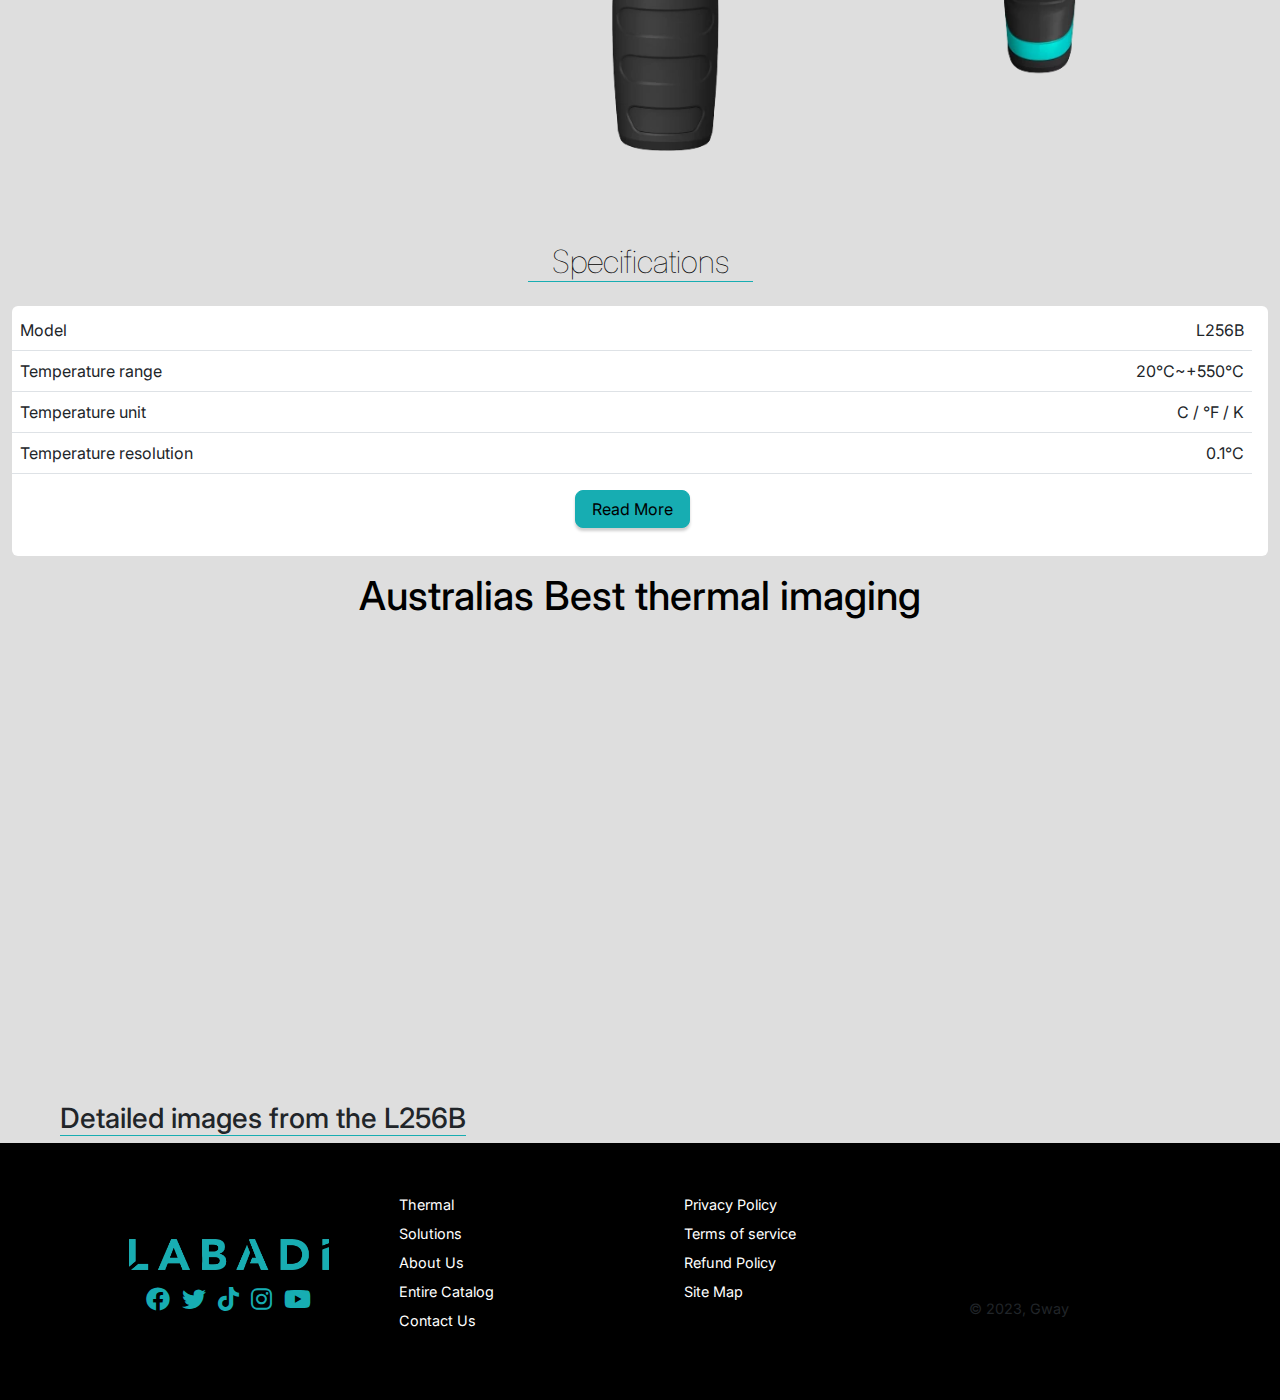
<file: pages/labadi-L256B.html>
<!DOCTYPE html>
<html lang="en">
  <head>
    <meta charset="UTF-8" />
    <meta http-equiv="X-UA-Compatible" content="IE=edge" />
    <meta name="viewport" content="width=device-width, initial-scale=1.0" />
    <title>LABADI-PRODUCT</title>
    <!--CSS-->
    <link rel="stylesheet" href="../assets/css/bootstrap.min.css" />
    <link rel="stylesheet" href="../assets/fontawesome/css/all.css" />
    <link rel="stylesheet" href="../assets/css/style.css" />
    <link rel="stylesheet" href="../assets/css/aos.css">
    <link rel="stylesheet" href="https://cdnjs.cloudflare.com/ajax/libs/OwlCarousel2/2.3.4/assets/owl.carousel.min.css" integrity="sha512-tS3S5qG0BlhnQROyJXvNjeEM4UpMXHrQfTGmbQ1gKmelCxlSEBUaxhRBj/EFTzpbP4RVSrpEikbmdJobCvhE3g==" crossorigin="anonymous" referrerpolicy="no-referrer" />
    <link rel="stylesheet" href="https://cdnjs.cloudflare.com/ajax/libs/OwlCarousel2/2.3.4/assets/owl.theme.default.min.css" integrity="sha512-sMXtMNL1zRzolHYKEujM2AqCLUR9F2C4/05cdbxjjLSRvMQIciEPCQZo++nk7go3BtSuK9kfa/s+a4f4i5pLkw==" crossorigin="anonymous" referrerpolicy="no-referrer" />
    <!--//CSS-->
  </head>
  <body>
    <!--HEADER-->
    <header>
      <div class="container-fluid">
        <div class="navbar-logo">
          <a href="../index.html"><img src="../images/logo.webp" alt="LABADI" /></a>
        </div>

        <div class="navbar-items d-none d-lg-flex column-gap-3">
          <div class="item">
            <a href="../pages/thermal.html">THERMAL</a>
          </div>

          <div class="item">
            <a href="../pages/solutions.html">SOLUTIONS</a>
          </div>

          <div class="item">
            <a href="">ABOUT US</a>
          </div>

          <div class="item">
            <a href="../pages/contact.html">CONTACT</a>
          </div>
        </div>
        <div class="row">
            <div class="">
                <a href="" class="text-brand"><i class="fa-brands fa-searchengin p-2"></i></a>
                <a href="" class="text-brand"><i class="fa-solid fa-bag-shopping p-2"></i></a>
            </div>
        </div>
        <!-- Button trigger modal -->
        <div class="mobile-toggler d-lg-none">
          <a href="#" data-bs-toggle="modal" data-bs-target="#navbarModal">
            <i class="fa-solid fa-bars"></i>
          </a>
        </div>
        <!-- //Button trigger modal -->
        <!-- Modal -->
        <div
          class="modal fade"
          id="navbarModal"
          tabindex="-1"
          aria-labelledby="exampleModalLabel"
          aria-hidden="true"
        >
          <div class="modal-dialog">
            <div class="modal-content">
              <div class="modal-header navbar-logo">
                <img src="../images/logo.webp" alt="Logo" />
                <button
                  type="button"
                  class="btn-close"
                  data-bs-dismiss="modal"
                  aria-label="Close"
                >
                  <i class="fa-solid fa-xmark"></i>
                </button>
              </div>

              <div class="modal-body">
                <div class="modal-line">
                  <a href="../pages/thermal.html">THERMAL</a>
                </div>
  
                <div class="modal-line">
                  <a href="../pages/solutions.html">SOLUTIONS</a>
                </div>
  
                <div class="modal-line">
                  <a href="">ABOUT US</a>
                </div>
  
                <div class="modal-line">
                <a href="../pages/contact.html">CONTACT</a>
                </div>
              </div>
  
              <div class="mobile-modal-footer">
                <a href="#"
              ><i class="fa-brands fa-facebook text-brand
              "></i
            ></a>
            <a href="#"
              ><i class="fa-brands fa-twitter text-brand"></i
            ></a>
            <a href="#"
              ><i class="fa-brands fa-tiktok text-brand"></i
            ></a>
            <a href="#"
              ><i class="fa-brands fa-instagram text-brand"></i
            ></a>
            <a href="#"
              ><i class="fa-brands fa-youtube text-brand"></i
            ></a>
              </div>
            </div>
          </div>
        </div>
      </div>
      <!-- //Modal -->
    </header>
    <!--//HEADER-->
    <!--SECTION-1-->
    <div class="container-fluid">
        <div class="row p-lg-5 px-3 d-flex flex-row-reverse">
            <div class="col-lg-8">
                <div class="d-flex flex-row align-items-center">
                    <div class="">
                    <img src="../images/product_17.webp" style="width: 380px;" class="img-fluid" alt="">
                </div>
                <div class="">
                    <img src="../images/product_18.webp" style="width: 450px;" class="img-fluid" alt="">
                </div>
                </div>
                <div class="d-flex flex-row align-items-center">
                    <div class="">
                    <img src="../images/product_19.webp" style="width: 450px;" class="img-fluid" alt="">
                </div>
                <div class="">
                    <img src="../images/product_20.webp" style="width: 350px;" class="img-fluid" alt="">
                </div>
                </div>
            </div>
            <div class="col-lg-4">
                <h2 class="display-5 fw-bold text-black">Labadi® L256B Thermal Hand Held Camera</h2>
                <p>The Labadi L256B Thermal Imaging Camera is the 
                  little brother to the L256A and is also a high-
                  performance tool for capturing accurate and detailed 
                  thermal images in both indoor and outdoor 
                  environments. With a temperature range of -20°C to 
                  550°C and a resolution of 256 X 192 pixels.
                </p>
                    <p>
                      L256B is a handheld infrared thermal imager.
                      L256B has 2.8" HD large screen, can show larger display range, more helpful to check the fault area
                      Personalised setting of emissivity makes the detection data more accurate
                      L256B can capture pictures and save them, it is also very convenient and fast to export pictures through a USB cable or SD card, which can be used as a basis for maintenance.
                      L256B is an ideal choice for maintenance and testing.
                      
                    </p>
            
                <p>
                  L256B has a built-in 5000m A lithium battery and 
                  TYPE-C charging interface, which is very convenient 
                  to use and environmental protection.
                  L256B can automatically track cold and hot spots, 
                  and automatically lock the lowest and highest 
                  temperature points, also can set high and low 
                  temperature alarm points individually. Detect and 
                  provide more accurate temperature data in real time, 
                  and assist various temperature detection work 
                  effectively.
                </p>
                    <p>
                      Besides, L256B is equipped with a 3W white LED 
                      light to help users see the detection area clearly in 
                      dark environment, which is convenient for night work 
                      and ensures personnel safety.
                      It's IP54 protection level can protect the device from 
                      dust and humid environment, and prolong its service 
                      life.</p>
            <div class="d-flex column-gap-3 pb-3">
                <a href=""><img src="../images/icon_4.webp" width="50rem" class="bg-brand rounded-2 p-2" alt=""></a>
                <a href=""><img src="../images/icon_2.webp" width="50rem" class="bg-brand rounded-2 p-2" alt=""></a>
                <a href=""><img src="../images/icon_1.webp" width="50rem" class="bg-brand rounded-2 p-2" alt=""></a>
                <a href=""><img src="../images/icon_3.webp" width="50rem" class="bg-brand rounded-2 p-2" alt=""></a>
            </div>
            <p class="fw-bold fs-4 text-black d-inline border-color-brand">&#0036 980.00</p>
            <div class="pt-3">
            <a
            href=""
            type="button"
            class="text-black btn btn-outline-primary rounded-3 px-1 px-3 fst-normal shadow-1">Add to Cart</a
          >
          <a
            href=""
            type="button"
            class="text-black btn btn-outline-primary rounded-3 px-1 px-3 mx-2 fst-normal shadow-1">Contact Us</a
          >
        </div>
            </div>
        </div>
    </div>
    <!--//SECTION-1-->
    <!--SECTION-2-->
    <div class="container-fluid">
      <div class="text-center py-4">
        <h4 class="text-black px-4 d-inline border-color-brand fs-2 fw-lighter">Specifications</h4>
      </div>
      <div class="bg-white py-1 pe-3 rounded-2">
        <table class="table spacing-table">
            <tr class="table-gray">
                <td>Model</td>
                <td class="text-end">L256B</td>
            </tr>
            <tr class="table-gray">
                <td>Temperature range</td>
                <td class="text-end">20°C~+550°C</td>
            </tr>
            <tr class="table-gray">
                <td>Temperature unit</td>
                <td class="text-end">C / °F / K</td>
            </tr>
            <tr class="table-gray">
                <td>Temperature resolution</td>
                <td class="text-end">0.1°C</td>
            </tr>
            <tbody class="collapse" id="collapseExample">
            <tr class="table-gray">
                <td>Pixel Size</td>
                <td class="text-end">12um</td>
            </tr>
            <tr class="table-gray">
                <td>Output Frame Rate
                  </td>
                <td class="text-end">< 20Hz</td>
            </tr>
            <tr class="table-gray">
                <td>Thermall Sensitivity</td>
                <td class="text-end">< 50mK@F/1,300K, 30Hz</td>
            </tr>
            <tr class="table-gray">
                <td>Temperature Range</td>
                <td class="text-end">-20°C - 550°C</td>
            </tr>
            <tr class="table-gray">
                <td>Accuracy</td>
                <td class="text-end">&#0177 3°C/+3%(Take The Maximum Value)</td>
            </tr>
            <tr class="table-gray">
                <td>Measurable Distance</td>
                <td class="text-end">0.5m~1.2m</td>
            </tr>
            <tr class="table-gray">
                <td>Colour Palette</td>
                <td class="text-end">6</td>
            </tr>
            <tr class="table-gray">
                <td>High/low temperature alarm</td>
                <td class="text-end">√</td>
            </tr>
            <tr class="table-gray">
                <td>SENSOR Non-Uniformity</td>
                <td class="text-end"><5%</td>
            </tr>
            <tr class="table-gray">
                <td>Size</td>
                <td class="text-end">3.5°</td>
            </tr>
            <tr class="table-gray">
                <td>Display Resolution</td>
                <td class="text-end">640*480</td>
            </tr>
            <tr class="table-gray">
                <td>Storage</td>
                <td class="text-end">External 8G MicroSD Card</td>
            </tr>
            <tr class="table-gray">
                <td>Stroage Memory</td>
                <td class="text-end">EMMC(8GB EMMC5.1 SanDisk)</td>
            </tr>
            <tr class="table-gray">
                <td>Communication Interface</td>
                <td class="text-end">USB2.0(HS) *480M</td>
            </tr>
            <tr class="table-gray">
                <td>Video Output</td>
                <td class="text-end">Can Be Chosen</td>
            </tr>
            <tr class="table-gray">
                <td>Power</td>
                <td class="text-end">5000 MAh/3.7V</td>
            </tr>
            <tr class="table-gray">
                <td>Light</td>
                <td class="text-end">High-Power White LED</td>
            </tr>
            <tr class="table-gray">
                <td>Protection Class</td>
                <td class="text-end">IP65</td>
            </tr>
            <tr class="table-gray">
                <td>Operating Temperature</td>
                <td class="text-end">-10°C~50°C</td>
            </tr>
            <tr class="table-gray">
                <td>Storage Temperature</td>
                <td class="text-end">10°C~50°C</td>
            </tr>
            <tr class="table-gray">
                <td>Drop Resistance</td>
                <td class="text-end">1.5m</td>
            </tr>
            <tr class="table-gray">
                <td>Dimension</td>
                <td class="text-end">238*95*85.5mm</td>
            </tr>
            <tr class="table-gray">
                <td>Weight(W/I Battery</td>
                <td class="text-end">540g</td>
            </tr>
          </tbody>
          </table>
          <div class="text-center pb-4">
          <a class="btn btn-outline-primary shadow-1 fst-normal text-black px-3 bg-brand rounded-3" data-bs-toggle="collapse" href="#collapseExample" role="button" aria-expanded="false" aria-controls="collapseExample">
            Read More
          </a>
        </div>
        </div>
    </div>
    <!--//SECTION-2-->
    <!--SECTION-3-->
    <div class="container-fluid p-3">
        <h2 class="text-center text-black fs-1">Australias Best thermal imaging</h2>
        <div class="container">
          <div class="position-relative video-container">
            <div class="video position-absolute top-50 start-50 translate-middle" data-aos="zoom-in" data-aos-delay="300">
              <h1 class="text-white fw-bold">Display Video</h1>
            </div>
          </div>
          </div>
    </div>
    <!--//SECTION-3-->
    <!--SECTION-4-->
    <div class="container-fluid py-2">
      <div class="px-5">
        <h4 class="d-inline border-color-brand fs-3">Detailed images from the L256B</h4>
      </div>
        <div>
          <div class="owl-carousel owl-theme text-center px-5" data-aos="fade-up" data-aos-delay="200">
            <div class="item"><a href=""><img src="../images/product_19.webp" class="img-fluid" alt="" height="300px"></a></div>
            <div class="item"><a href=""><img src="../images/product_17.webp" class="img-fluid" alt="" height="300px"></a></div>
            <div class="item"><a href=""><img src="../images/product_20.webp" class="img-fluid" alt="" height="300px"></a></div>
          </div>
        </div>
    </div>
    <!--//SECTION-4-->
<!--FOOTER-->
<footer class="footer bg-black text-white py-5">
  <div class="container">
    <div class="row">
      <div class="col-lg-3">
        <ul class="row align-self-center lh-lg text-center">
          <div>
          <img src="../images/logo_2.webp" width="200" class="pt-5 img-fluid" alt="">
        </div>
        <div>
          <div class="pt-3">
            <a target="_blank" href="#" class="text-brand p-1"
              ><i class="fa-brands fa-facebook fs-4"></i
            ></a>
            <a target="_blank" href="#" class="text-brand p-1"
              ><i class="fa-brands fa-twitter fs-4"></i
            ></a>
            <a target="_blank" href="#" class="text-brand p-1"
              ><i class="fa-brands fa-tiktok fs-4"></i
            ></a>
            <a target="_blank" href="#" class="text-brand p-1"
              ><i class="fa-brands fa-instagram fs-4"></i
            ></a>
            <a target="_blank" href="#" class="text-brand p-1"
              ><i class="fa-brands fa-youtube fs-4"></i
            ></a>
          </div>
        </div>
        </ul>
      </div>
      <div class="col-6 col-lg-3">
        <ul class="align-self-center lh-lg fs-7">
          <div class="">
            <a href="#" class="text-white">Thermal</a>
          </div>
          <div class="">
            <a href="#" class="text-white">Solutions</a>
          </div>
          <div class="">
            <a href="#" class="text-white">About Us</a>
          </div>
          <div class="">
            <a href="#" class="text-white">Entire Catalog</a>
          </div>
          <div class="">
            <a href="#" class="text-white">Contact Us</a>
          </div>
        </ul>
      </div>
      <div class="col-6 col-lg-3">
        <ul class="align-self-center lh-lg fs-7">
          <div class="">
            <a href="#" class="text-white">Privacy Policy</a>
          </div>
          <div class="">
            <a href="#" class="text-white">Terms of service</a>
          </div>
          <div class="">
            <a href="#" class="text-white">Refund Policy</a>
          </div>
          <div class="">
            <a href="#" class="text-white">Site Map</a>
          </div>
        </ul>
      </div>
      <div class="col-lg-3 d-flex align-items-end">
        <ul class="">
          <p class="text-dark fs-7 text-center">&#169 2023, Gway</p>
        </ul>
      </div>
    </div>
  </div>
</footer>
<!--//FOOTER-->
    <script src="../assets/js/bootstrap.bundle.min.js"></script>
    <script src="../assets/js/aos.js"></script>
    <script src="https://cdnjs.cloudflare.com/ajax/libs/jquery/3.7.0/jquery.min.js" integrity="sha512-3gJwYpMe3QewGELv8k/BX9vcqhryRdzRMxVfq6ngyWXwo03GFEzjsUm8Q7RZcHPHksttq7/GFoxjCVUjkjvPdw==" crossorigin="anonymous" referrerpolicy="no-referrer"></script>
    <script src="https://cdnjs.cloudflare.com/ajax/libs/OwlCarousel2/2.3.4/owl.carousel.min.js" integrity="sha512-bPs7Ae6pVvhOSiIcyUClR7/q2OAsRiovw4vAkX+zJbw3ShAeeqezq50RIIcIURq7Oa20rW2n2q+fyXBNcU9lrw==" crossorigin="anonymous" referrerpolicy="no-referrer"></script>
    <script src="../assets/js/main.js"></script>
    <script>
      AOS.init();
    </script>
  </body>
</html>
</file>
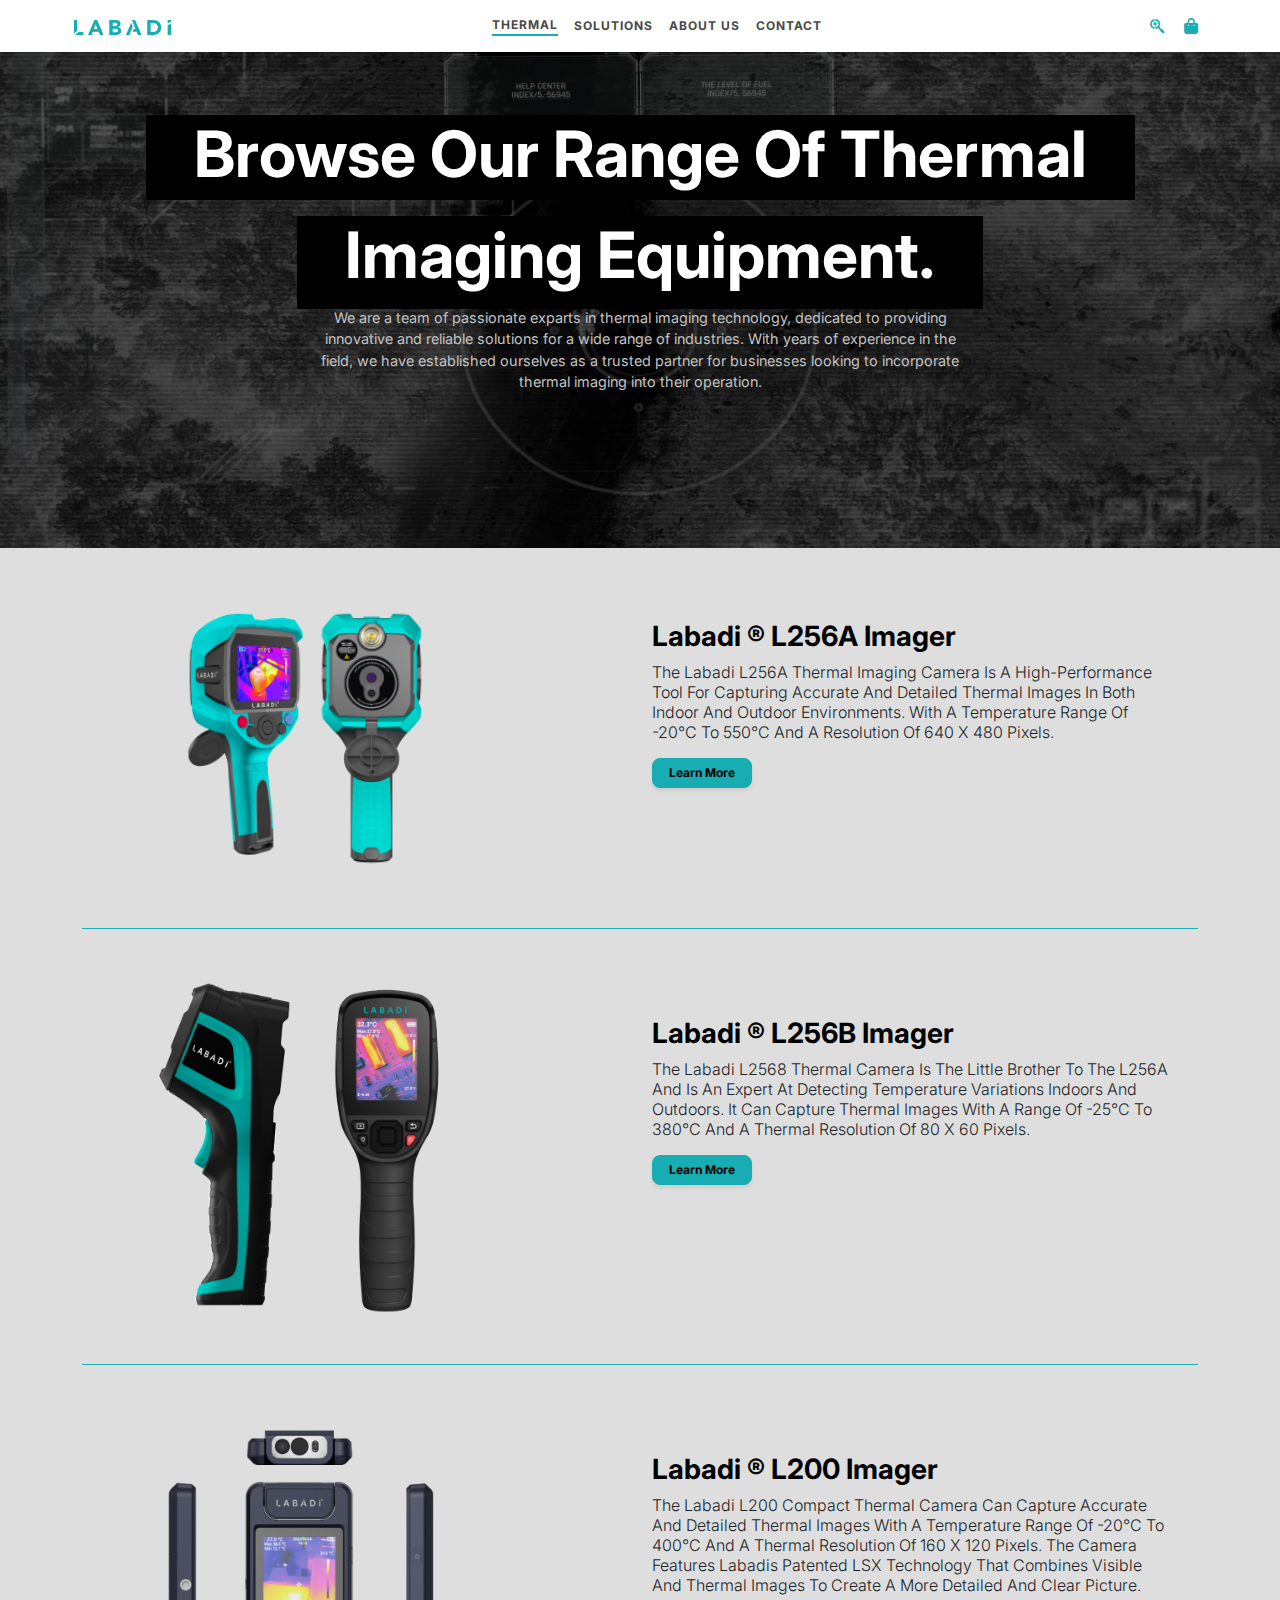
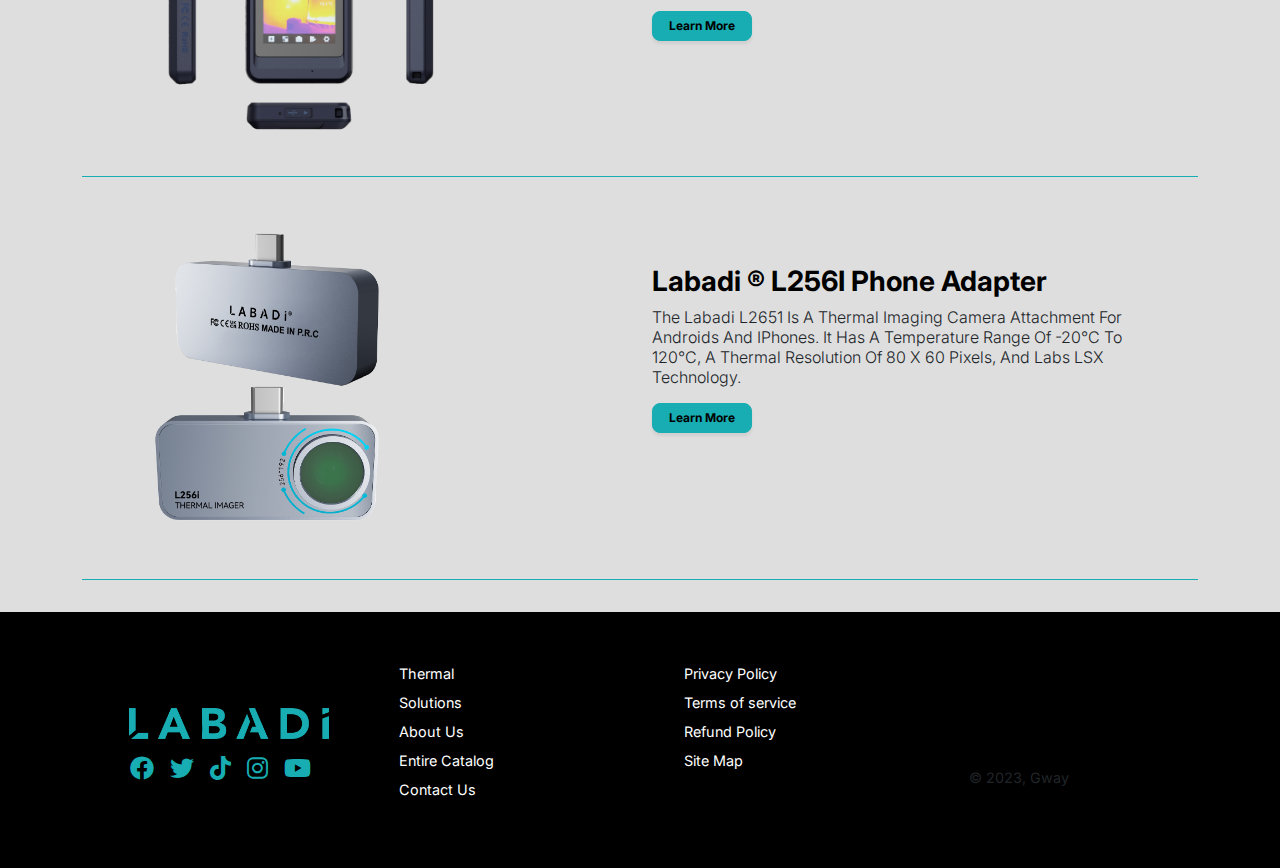
<file: pages/thermal.html>
<!DOCTYPE html>
<html lang="en">
  <head>
    <meta charset="UTF-8" />
    <meta http-equiv="X-UA-Compatible" content="IE=edge" />
    <meta name="viewport" content="width=device-width, initial-scale=1.0" />
    <title>LABADI-THERMAL</title>
    <!--CSS-->
    <link rel="stylesheet" href="../assets/css/bootstrap.min.css" />
    <link rel="stylesheet" href="../assets/fontawesome/css/all.css" />
    <link rel="stylesheet" href="../assets/css/style.css" />
    <link rel="stylesheet" href="../assets/css/aos.css">
    <link rel="stylesheet" href="https://cdnjs.cloudflare.com/ajax/libs/OwlCarousel2/2.3.4/assets/owl.carousel.min.css" integrity="sha512-tS3S5qG0BlhnQROyJXvNjeEM4UpMXHrQfTGmbQ1gKmelCxlSEBUaxhRBj/EFTzpbP4RVSrpEikbmdJobCvhE3g==" crossorigin="anonymous" referrerpolicy="no-referrer" />
    <link rel="stylesheet" href="https://cdnjs.cloudflare.com/ajax/libs/OwlCarousel2/2.3.4/assets/owl.theme.default.min.css" integrity="sha512-sMXtMNL1zRzolHYKEujM2AqCLUR9F2C4/05cdbxjjLSRvMQIciEPCQZo++nk7go3BtSuK9kfa/s+a4f4i5pLkw==" crossorigin="anonymous" referrerpolicy="no-referrer" />
    <!--//CSS-->
  </head>
  <body>
    <!--HEADER-->
    <header>
      <div class="container-fluid">
        <div class="navbar-logo">
          <a href="../index.html"><img src="../images/logo.png" alt="LABADI" /></a>
        </div>

        <div class="navbar-items d-none d-lg-flex column-gap-3">
          <div class="item active-nav">
            <a href="../pages/thermal.html">THERMAL</a>
          </div>

          <div class="item">
            <a href="../pages/solutions.html">SOLUTIONS</a>
          </div>

          <div class="item">
            <a href="/">ABOUT US</a>
          </div>

          <div class="item">
            <a href="../pages/contact.html">CONTACT</a>
          </div>
        </div>
        <div class="row">
            <div class="">
                <a href="" class="text-brand"><i class="fa-brands fa-searchengin p-2"></i></a>
                <a href="" class="text-brand"><i class="fa-solid fa-bag-shopping p-2"></i></a>
            </div>
        </div>
        <!-- Button trigger modal -->
        <div class="mobile-toggler d-lg-none">
          <a href="#" data-bs-toggle="modal" data-bs-target="#navbarModal">
            <i class="fa-solid fa-bars"></i>
          </a>
        </div>
        <!-- //Button trigger modal -->
        <!-- Modal -->
        <div
          class="modal fade"
          id="navbarModal"
          tabindex="-1"
          aria-labelledby="exampleModalLabel"
          aria-hidden="true"
        >
        <div class="modal-dialog">
          <div class="modal-content">
            <div class="modal-header navbar-logo">
              <img src="../images/logo.png" alt="Logo" />
              <button
                type="button"
                class="btn-close"
                data-bs-dismiss="modal"
                aria-label="Close"
              >
                <i class="fa-solid fa-xmark"></i>
              </button>
            </div>

            <div class="modal-body">
              <div class="modal-line">
                <a href="../pages/thermal.html">THERMAL</a>
              </div>

              <div class="modal-line">
                <a href="../pages/solutions.html">SOLUTIONS</a>
              </div>

              <div class="modal-line">
                <a href="">ABOUT US</a>
              </div>

              <div class="modal-line">
              <a href="../pages/contact.html">CONTACT</a>
              </div>
            </div>

            <div class="mobile-modal-footer">
              <a href="#"
            ><i class="fa-brands fa-facebook text-brand
            "></i
          ></a>
          <a href="#"
            ><i class="fa-brands fa-twitter text-brand"></i
          ></a>
          <a href="#"
            ><i class="fa-brands fa-tiktok text-brand"></i
          ></a>
          <a href="#"
            ><i class="fa-brands fa-instagram text-brand"></i
          ></a>
          <a href="#"
            ><i class="fa-brands fa-youtube text-brand"></i
          ></a>
            </div>
          </div>
        </div>
        </div>
      </div>
      <!-- //Modal -->
    </header>
    <!--//HEADER-->
    <!--SECTION-1-->
    <section class="main-bg p-5">
      <div class="text-center text-white pb-5">
        <div class="p-3">
          <h2 class="bg-base d-inline display-3 fw-bold pb-2 px-5" data-aos="fade-up">
            Browse Our Range Of Thermal
          </h2>
        </div>
        <div class="p-2">
          <h2 class="bg-base d-inline display-3 fw-bold pb-3 px-5" data-aos="fade-up" data-aos-delay="300">Imaging Equipment.</h2>
        </div>
        <p class="mt-5 fs-7 wp-size position-relative start-50 translate-middle" data-aos="fade-up" data-aos-delay="600">
          We are a team of passionate exparts in thermal imaging technology,
          dedicated to providing innovative and reliable solutions for a wide
          range of industries. With years of experience in the field, we have
          established ourselves as a trusted partner for businesses looking to
          incorporate thermal imaging into their operation.
        </p>
      </div>
    </section>
    <!--//SECTION-1-->
<!--SECTION-2-->
    <div class="container">
      <div class="row p-4">
        <div class="col-lg-6">
          <img src="../images/product_3.png" class="img-fluid" width="400" alt="">
        </div>
        <div class="col-lg-6 pt-lg-5">
          <h3 class="fw-bold text-black">Labadi &#174 L256A Imager</h3>
          <p class="lh-sm fw-light fs-6">The Labadi L256A Thermal Imaging Camera Is A High-Performance Tool For Capturing Accurate And Detailed Thermal Images In Both Indoor And Outdoor Environments. With A Temperature Range Of -20°C To 550°C And A Resolution Of 640 X 480 Pixels.</p>
          <a href="../pages/labadi-L256A.html" class="text-black bg-brand badge px-3 p-2 fst-normal btn btn-outline-primary rounded-3 shadow-1">Learn More</a>
        </div>
      </div>
      <div class="container">
        <div class="row">
        <p class="d-inline border-color-brand"></p>
        </div>
        </div>
      <div class="row p-4">
        <div class="col-lg-6">
          <img src="../images/product_1.png" class="img-fluid" width="400" alt="">
        </div>
        <div class="col-lg-6 pt-lg-5">
          <h3 class="fw-bold text-black">Labadi &#174 L256B Imager</h3>
          <p class="lh-sm fw-light fs-6">The Labadi L2568 Thermal Camera Is The Little
            Brother To The L256A And Is An Expert At Detecting
            Temperature Variations Indoors And Outdoors. It Can
            Capture Thermal Images With A Range Of -25°C To
            380°C And A Thermal Resolution Of 80 X 60 Pixels.</p>
          <a href="" class="text-black bg-brand badge px-3 p-2 fst-normal btn btn-outline-primary rounded-3 shadow-1">Learn More</a>
        </div>
      </div>
      <div class="container">
        <div class="row">
        <p class="d-inline border-color-brand"></p>
        </div>
        </div>
      <div class="row p-4">
        <div class="col-lg-6">
          <img src="../images/product_8.png" class="img-fluid" width="400" alt="">
        </div>
        <div class="col-lg-6 pt-lg-5">
          <h3 class="fw-bold text-black">Labadi &#174 L200 Imager</h3>
          <p class="lh-sm fw-light fs-6">The Labadi L200 Compact Thermal Camera Can
            Capture Accurate And Detailed Thermal Images With
            A Temperature Range Of -20°C To 400°C And A
            Thermal Resolution Of 160 X 120 Pixels. The Camera
            Features Labadis Patented LSX Technology That
            Combines Visible And Thermal Images To Create A
            More Detailed And Clear Picture.</p>
          <a href="" class="text-black bg-brand badge px-3 p-2 rounded-3 fst-normal btn btn-outline-primary shadow-1">Learn More</a>
        </div>
      </div>
      <div class="container">
        <div class="row">
        <p class="d-inline border-color-brand"></p>
        </div>
        </div>
      <div class="row p-4">
        <div class="col-lg-6">
          <img src="../images/product_2.png" class="img-fluid" width="400" alt="">
        </div>
        <div class="col-lg-6 pt-lg-5">
          <h3 class="fw-bold text-black">Labadi &#174 L256I Phone Adapter</h3>
          <p class="lh-sm fw-light fs-6">The Labadi L2651 Is A Thermal Imaging Camera
            Attachment For Androids And IPhones. It Has A
            Temperature Range Of -20°C To 120°C, A Thermal
            Resolution Of 80 X 60 Pixels, And Labs LSX
            Technology.</p>
          <a href="" class="text-black bg-brand badge px-3 p-2 fst-normal btn btn-outline-primary rounded-3 shadow-1">Learn More</a>
        </div>
      </div>
      <div class="container pb-3">
        <div class="row">
        <p class="d-inline border-color-brand"></p>
        </div>
        </div>
    </div>
<!--//SECTION-2-->
<!--FOOTER-->
<footer class="footer bg-black text-white py-5">
  <div class="container">
    <div class="row">
      <div class="col-lg-3">
        <ul class="align-self-center lh-lg text-center">
          <img src="../images/logo_2.png" width="200" class="pt-5" alt="">
    <div class="d-flex column-gap-3 p-3">
      <a target="_blank" href="#" class="text-brand"
        ><i class="fa-brands fa-facebook fs-4"></i
      ></a>
      <a target="_blank" href="#" class="text-brand"
        ><i class="fa-brands fa-twitter fs-4"></i
      ></a>
      <a target="_blank" href="#" class="text-brand"
        ><i class="fa-brands fa-tiktok fs-4"></i
      ></a>
      <a target="_blank" href="#" class="text-brand"
        ><i class="fa-brands fa-instagram fs-4"></i
      ></a>
      <a target="_blank" href="#" class="text-brand"
        ><i class="fa-brands fa-youtube fs-4"></i
      ></a>
    </div>
        </ul>
      </div>
      <div class="col-6 col-lg-3">
        <ul class="align-self-center lh-lg fs-7">
          <div class="">
            <a href="#" class="text-white">Thermal</a>
          </div>
          <div class="">
            <a href="#" class="text-white">Solutions</a>
          </div>
          <div class="">
            <a href="#" class="text-white">About Us</a>
          </div>
          <div class="">
            <a href="#" class="text-white">Entire Catalog</a>
          </div>
          <div class="">
            <a href="#" class="text-white">Contact Us</a>
          </div>
        </ul>
      </div>
      <div class="col-6 col-lg-3">
        <ul class="align-self-center lh-lg fs-7">
          <div class="">
            <a href="#" class="text-white">Privacy Policy</a>
          </div>
          <div class="">
            <a href="#" class="text-white">Terms of service</a>
          </div>
          <div class="">
            <a href="#" class="text-white">Refund Policy</a>
          </div>
          <div class="">
            <a href="#" class="text-white">Site Map</a>
          </div>
        </ul>
      </div>
      <div class="col-lg-3 d-flex align-items-end">
        <ul class="">
          <p class="text-dark fs-7 text-center">&#169 2023, Gway</p>
        </ul>
      </div>
    </div>
  </div>
</footer>
<!--//FOOTER-->
    <script src="../assets/js/bootstrap.bundle.min.js"></script>
    <script src="../assets/js/aos.js"></script>
    <script src="https://cdnjs.cloudflare.com/ajax/libs/jquery/3.7.0/jquery.min.js" integrity="sha512-3gJwYpMe3QewGELv8k/BX9vcqhryRdzRMxVfq6ngyWXwo03GFEzjsUm8Q7RZcHPHksttq7/GFoxjCVUjkjvPdw==" crossorigin="anonymous" referrerpolicy="no-referrer"></script>
    <script src="https://cdnjs.cloudflare.com/ajax/libs/OwlCarousel2/2.3.4/owl.carousel.min.js" integrity="sha512-bPs7Ae6pVvhOSiIcyUClR7/q2OAsRiovw4vAkX+zJbw3ShAeeqezq50RIIcIURq7Oa20rW2n2q+fyXBNcU9lrw==" crossorigin="anonymous" referrerpolicy="no-referrer"></script>
    <script>
      AOS.init();
    </script>
  </body>
</html>
</file>
<file: assets/css/style.css>
@import url('https://fonts.googleapis.com/css2?family=Inter&display=swap');

:root {
    --color-body: #DEDEDE;
    --color-heading: #ffffff;
    --color-base: #000000;
    --color-base2: #484848;
    --color-brand: #17ADB2;
    --font-base: "Inter";
}

.fs-7 {
    font-size: .9rem;
    color: #c3c3c3;
}

.wp-size {
    width: 55%;
}

.default-font {
    font-size: 12px;
}

.divider {
    box-shadow: 4px 1px 8px var(--color-base2);
}

.shadow-1 {
    box-shadow: 0px 3px 3px #cfcfcf;
}

.btn-outline-primary {
    border-color: var(--color-brand);
}

.btn-outline-primary:hover {
    background-color: var(--color-brand);
}

.bg-base {
    background-color: var(--color-base);
}

.video-container {
    width: 100%;
    height: 450px;
}

.video {
    display: flex;
    flex-direction: row;
    justify-content: center;
    align-items: center;
    padding: 10px;
    gap: 10px;
    width: 700px;
    height: 400px;
    background: #787878;
}

body {
    background-color: var(--color-body);
    font-family: var(--font-base);
}

.bg-brand {
    background-color: var(--color-brand);
}

.text-brand {
    color: var(--color-brand);
}

.main-bg {
    background-image: url(../../images/bg.png);
    width: 100%;
    background-attachment: fixed;
    background-position-x: center;
    background-size: 100vw;
}

.negative-margin {
    margin-top: -5rem;
}

a {
    text-decoration: none;
}

header {
    width: 100%;
    overflow: hidden;
    padding: 10px;
    background-color: var(--color-heading);
    box-shadow: 1px 1px 6px var(--color-base);
}

header .container-fluid {
    width: 100%;
    padding: 0 64px;
    display: flex;
    align-items: center;
    justify-content: space-between;
}

@media(max-width:992px) {

    header .container-fluid {
        padding: 0 5%;
    }
}

header .navbar-logo img {
    width: 97px;
    height: 15px;
}

header .navbar-items {
    display: flex;
    align-items: center;
    justify-content: flex-end;
    letter-spacing: 1px;
}

header .item {
    text-align: center;
    font-size: 12px;
    font-weight: bold;
    transition: all .1s ease;
    /* border: none; */
    cursor: pointer;
}

.active-nav, header .item:hover {
    border-bottom: 2px solid var(--color-brand);
}

header .item a {
    text-decoration: none;
    color: var(--color-base2);
}

header .mobile-toggler {

    font-size: 30px;
}

/* modal */

.modal-dialog {

    margin: 0;
    width: 430px;
}

@media(max-width: 450px) {

    .modal-dialog {

        width: 82%;
    }
}

.modal-content {

    border-radius: 0;
    height: 100vh;
    overflow-y: scroll;
    background-color: #102447;
}

.modal-header {

    display: flex;
    justify-content: space-between;
    align-items: center;
    width: 88%;
    margin: 0 auto;
    padding-bottom: 16px;
    border-bottom: 2px solid #fefefe;
}

.modal-header img {

    width: 140px;
    height: 66px;
    margin-top: 17.5px;
}

.modal-header .btn-close {

    background: transparent;
    opacity: 1;
}

.modal-header i {

    color: #fefefe;
    font-size: 30px;
}

.modal-body {

    width: 88%;
    margin: 0 auto;
    padding: 75px 0 0 0;
    flex: unset;
}

.modal-body .modal-line {

    width: 100%;
    display: flex;
    align-items: center;
    justify-content: flex-start;
    padding: 7px 0;
    margin-bottom: 50px;
    cursor: pointer;
    transition: all .5s ease;
    color: var(--color-brand);
    border-bottom: 1px solid var(--color-brand);
}

.modal-body .modal-line:hover {
    color: #fefefe;
    border-bottom: 1px solid #fefefe;
}

.modal-line a {
    text-decoration: none;
    font-size: 12px;
    font-weight: 700;
    letter-spacing: 1px;
    color: #fefefe;
}

.modal-line i {

    color: currentColor;
    font-size: 30px;
    width: 35px;
    margin-right: 15px;
    padding: 0 0 3px 3px;
}

.navbar-button {
    text-decoration: none;
    width: 100%;
    height: 47px;
    background-color: #fefefe;
    display: flex;
    justify-content: center;
    align-items: center;
    font-size: 20px;
    font-weight: 700;
    color: #274d8a;
    letter-spacing: 2px;
    transition: all .5s ease;
}

.navbar-button:hover {
    background-color: #274d8a;
    color: #fefefe;
}

.mobile-modal-footer {
    width: 87%;
    margin: 0 auto;
    padding: 10% 0;
    display: flex;
    justify-content: space-between;
    align-items: center;
    font-size: 30px;
    color: #274d8a;
}

.mobile-modal-footer i:hover {
    color: #fefefe;
}

/* //model*/

.section-shadow {
    border-bottom: 1px solid var(--color-brand);
}

.border-color-brand {
    border-bottom: 1px solid var(--color-brand);
}



/*Owl*/

.owl-carousel .item {
    opacity: 0.8;
    transform: scale3d(0.8,0.8,1);
    transition: all 0.3s ease-in-out;
}

.owl-carousel .owl-item.active.center .item {
    opacity: 1;
    transform: scale3d(1,1,1);
}

.owl-nav .owl-next {
    position: absolute;
    top: calc(50% - 25px);
    right: 0;
    opacity: 1;
    font-size: 60px;
    z-index: 1;
}

.owl-nav .owl-prev {
    position: absolute;
    top: calc(50% - 25px);
    left: 0;
    opacity: 1;
    font-size: 60px;
    z-index: 1;
}
</file>
